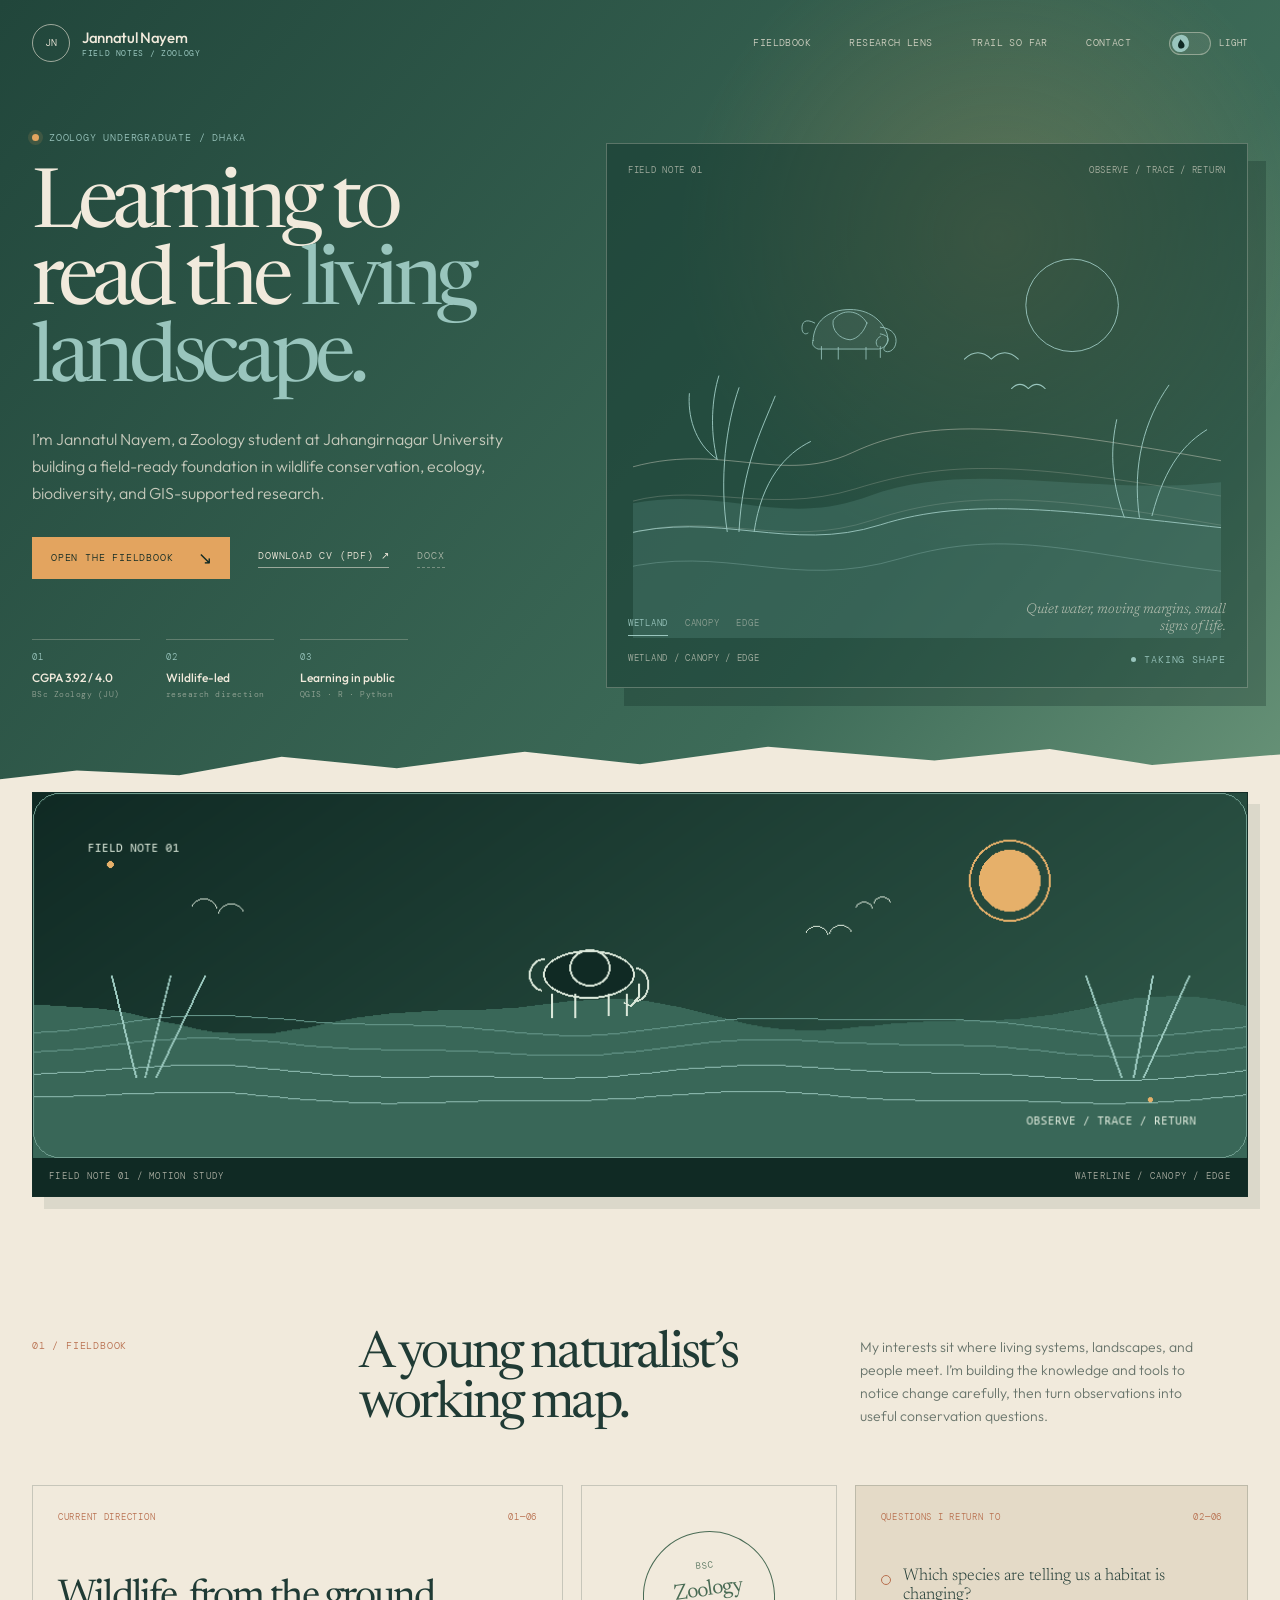
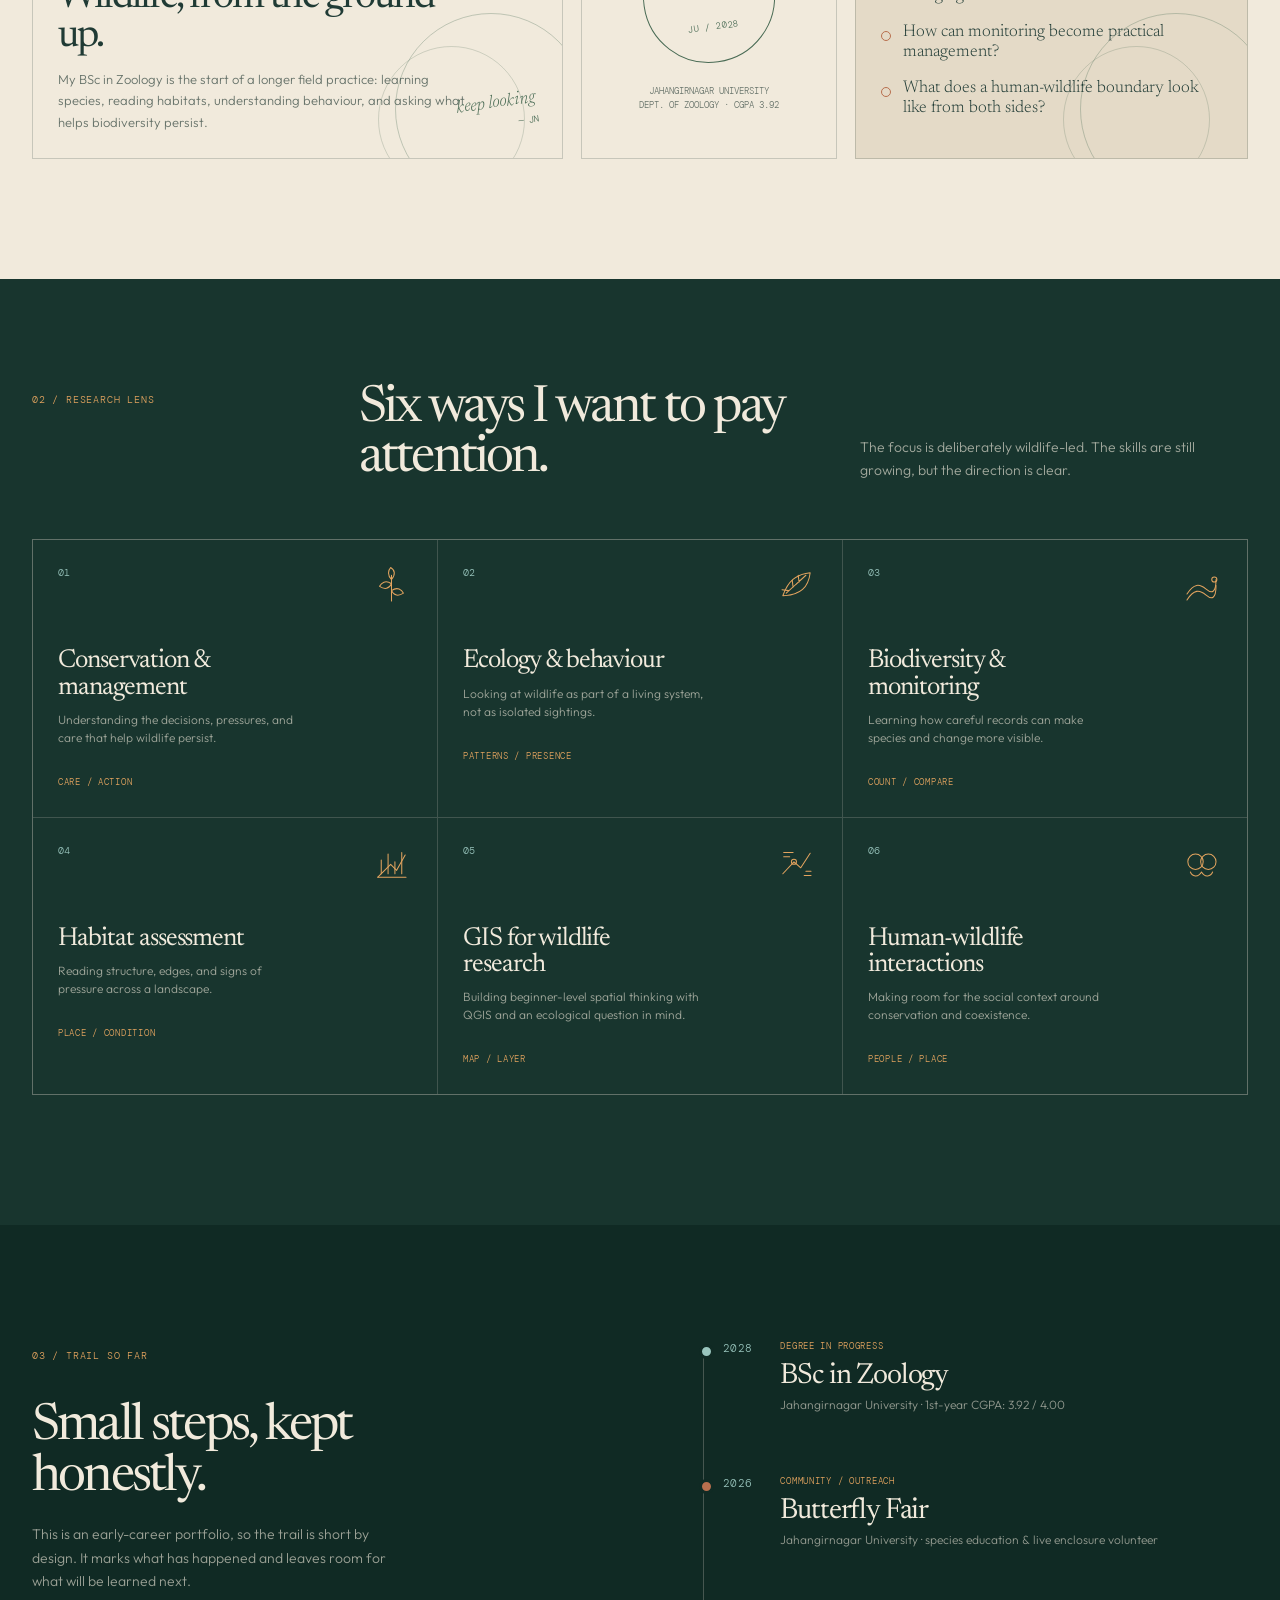
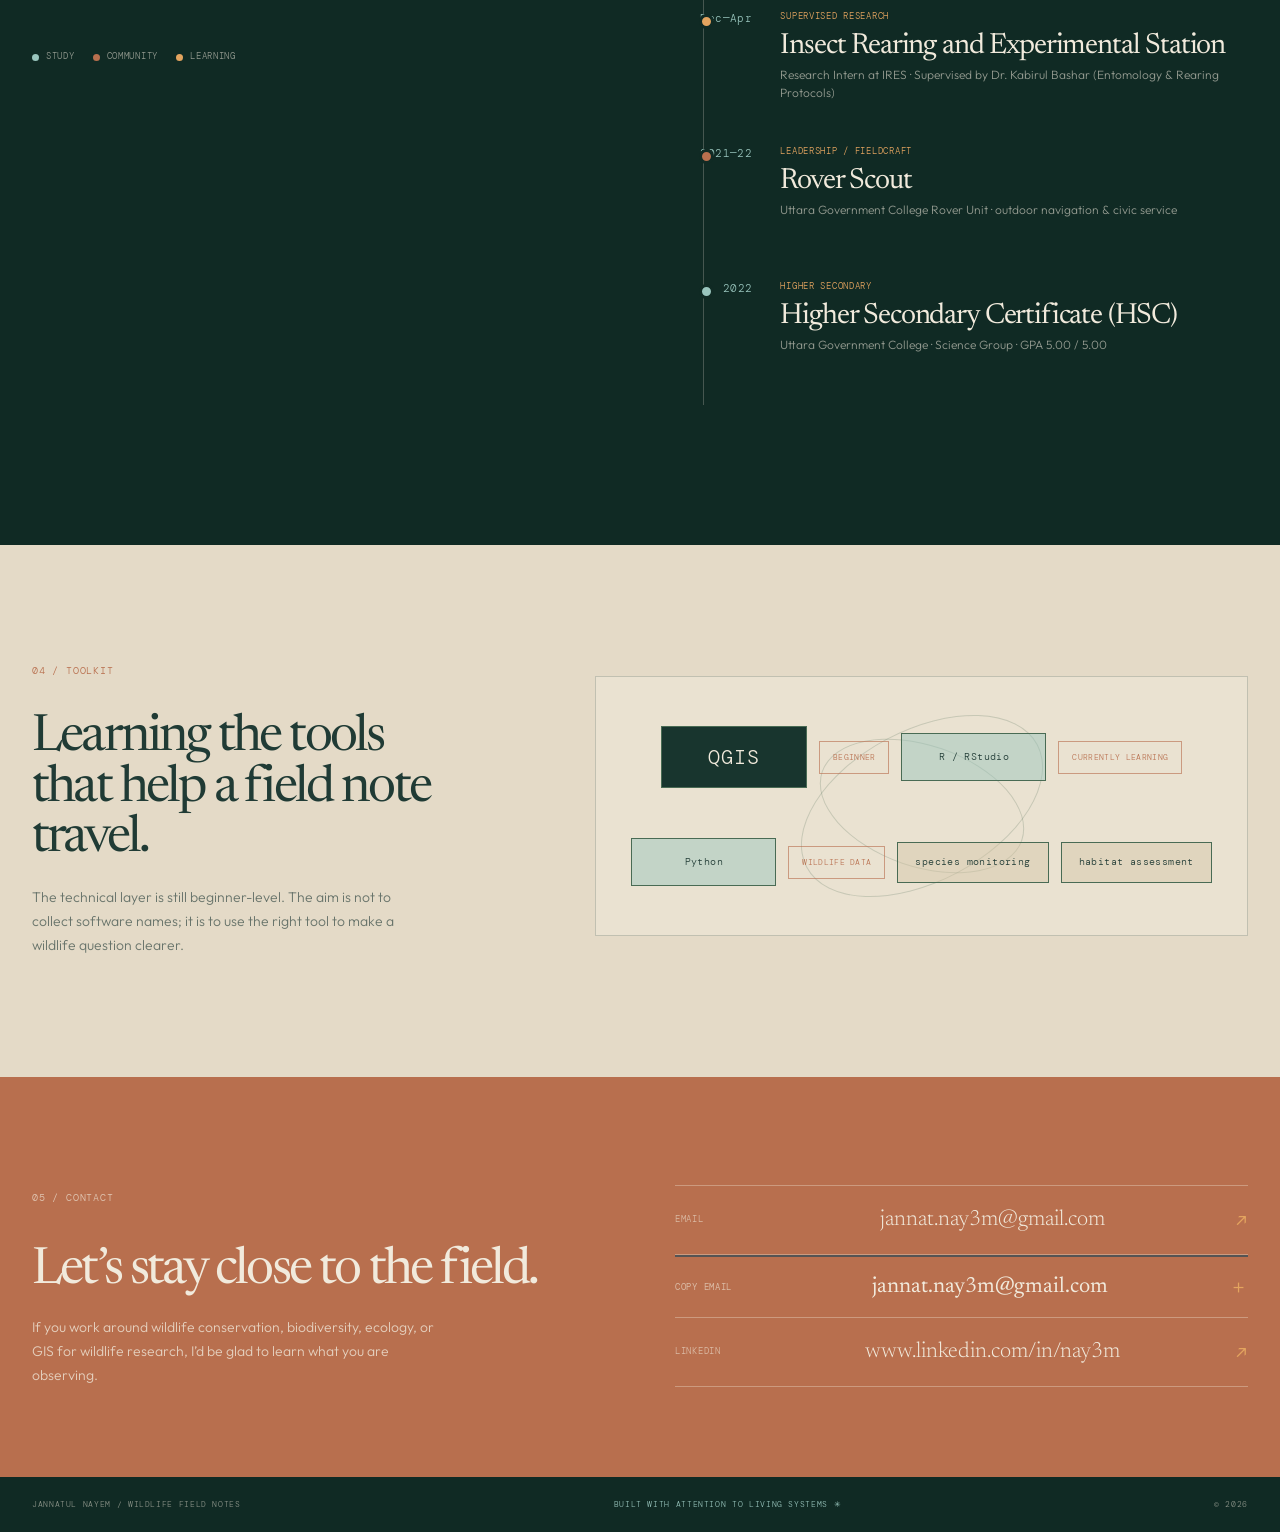
<file: index.html>
<!doctype html>
<html lang="en" data-theme="light">
  <head>
    <meta charset="utf-8">
    <meta name="viewport" content="width=device-width, initial-scale=1">
    <meta name="description" content="Jannatul Nayem is a Zoology undergraduate building a field-ready foundation in wildlife conservation, biodiversity, species monitoring, habitat assessment, and GIS.">
    <meta name="theme-color" content="#18352e">
    <title>Jannatul Nayem | Wildlife field notes</title>
    <!-- Favicon & Social Meta -->
    <link rel="icon" type="image/svg+xml" href="./favicon.svg">
    <meta property="og:title" content="Jannatul Nayem | Wildlife field notes">
    <meta property="og:description" content="Zoology undergraduate at Jahangirnagar University focusing on wildlife conservation, ecology, biodiversity monitoring, and GIS.">
    <meta property="og:type" content="website">
    <meta property="og:image" content="./og-preview.svg">
    <meta property="og:image:width" content="1200">
    <meta property="og:image:height" content="630">
    <meta name="twitter:card" content="summary_large_image">
    <meta name="twitter:title" content="Jannatul Nayem | Wildlife field notes">
    <meta name="twitter:description" content="Zoology undergraduate at Jahangirnagar University focusing on wildlife conservation, ecology, biodiversity monitoring, and GIS.">
    <meta name="twitter:image" content="./og-preview.svg">
    <script>
      try {
        const savedTheme = localStorage.getItem("jn-theme");
        if (savedTheme === "dark" || savedTheme === "light") {
          document.documentElement.dataset.theme = savedTheme;
        }
      } catch (error) {}
    </script>
    <link rel="preconnect" href="https://fonts.googleapis.com">
    <link rel="preconnect" href="https://fonts.gstatic.com" crossorigin>
    <link href="https://fonts.googleapis.com/css2?family=DM+Mono:wght@400;500&family=Newsreader:opsz,wght@6..72,300;6..72,400;6..72,500;6..72,600&family=Outfit:wght@300;400;500;600&display=swap" rel="stylesheet">
    <link rel="stylesheet" href="./styles.css">
  </head>
  <body>
    <a class="skip-link" href="#fieldbook">Skip to content</a>
    <div class="theme-drop-overlay" data-theme-drop aria-hidden="true">
      <span class="theme-ripple-cover" aria-hidden="true"></span>
      <div class="theme-water" aria-hidden="true"></div>
      <svg class="theme-water-flow" viewBox="0 0 1200 160" preserveAspectRatio="none" aria-hidden="true">
        <path class="flow-line flow-line-one" d="M0 76 C170 48 300 105 470 76 S790 47 1200 77"></path>
        <path class="flow-line flow-line-two" d="M0 99 C180 72 325 127 520 96 S850 76 1200 103"></path>
        <path class="flow-line flow-line-three" d="M0 124 C160 103 310 145 500 119 S870 104 1200 130"></path>
      </svg>
      <span class="theme-water-ripple" aria-hidden="true"></span>
      <div class="theme-birds" aria-hidden="true">
        <span class="theme-bird bird-one"></span>
        <span class="theme-bird bird-two"></span>
        <span class="theme-bird bird-three"></span>
      </div>
      <svg class="theme-drop" viewBox="0 0 40 56" aria-hidden="true">
        <path d="M20 1C20 1 5 21.5 5 36a15 15 0 0 0 30 0C35 21.5 20 1 20 1Z"></path>
        <ellipse cx="13.5" cy="35" rx="3.5" ry="5.5"></ellipse>
      </svg>
      <span class="theme-drop-bead" aria-hidden="true"></span>
    </div>
    <div class="topographic-texture" aria-hidden="true"></div>
    <header class="site-header" id="top">
      <div class="reading-progress" aria-hidden="true"></div>
      <div class="nav-wrap">
        <a class="wordmark" href="#top" aria-label="Jannatul Nayem home">
          <span class="wordmark-mark">JN</span>
          <span class="wordmark-copy">Jannatul Nayem<small>field notes / zoology</small></span>
        </a>
        <div class="nav-actions">
          <button class="menu-toggle" type="button" aria-expanded="false" aria-controls="site-nav">Menu<span class="menu-line"></span></button>
          <nav class="site-nav" id="site-nav" aria-label="Primary navigation">
            <a href="#fieldbook">Fieldbook</a>
            <a href="#research">Research lens</a>
            <a href="#journey">Trail so far</a>
            <a href="#contact">Contact</a>
          </nav>
          <button class="theme-toggle" type="button" data-theme-toggle aria-pressed="false" aria-label="Switch to dark mode" title="Switch to dark mode">
            <span class="theme-toggle-track" aria-hidden="true"><span class="theme-toggle-drop"><svg viewBox="0 0 24 24"><path d="M12 2.5C10.2 5.8 5.5 10.4 5.5 14.8a6.5 6.5 0 0 0 13 0C18.5 10.4 13.8 5.8 12 2.5Z"></path></svg></span></span>
            <span class="theme-toggle-label">light</span>
          </button>
        </div>
      </div>
    </header>

    <main>
      <section class="hero section-shell" aria-labelledby="hero-title">
        <div class="hero-copy">
          <p class="eyebrow"><span class="eyebrow-dot"></span> Zoology undergraduate / Dhaka</p>
          <h1 id="hero-title">Learning to read the <em>living landscape.</em></h1>
          <p class="hero-intro">I’m Jannatul Nayem, a Zoology student at Jahangirnagar University building a field-ready foundation in wildlife conservation, ecology, biodiversity, and GIS-supported research.</p>
          <div class="hero-actions">
            <a class="button button-primary" href="#fieldbook">Open the fieldbook <span aria-hidden="true">↘</span></a>
            <a class="text-link" href="./Jannatul-Nayem-CV.pdf" target="_blank" rel="noopener">Download CV (PDF) <span aria-hidden="true">↗</span></a>
            <a class="text-link text-link-subtle" href="./Jannatul-Nayem-CV.docx">DOCX</a>
          </div>
          <div class="hero-facts" aria-label="Quick facts">
            <div><span>01</span><strong>CGPA 3.92 / 4.0</strong><small>BSc Zoology (JU)</small></div>
            <div><span>02</span><strong>Wildlife-led</strong><small>research direction</small></div>
            <div><span>03</span><strong>Learning in public</strong><small>QGIS · R · Python</small></div>
          </div>
        </div>

        <div class="hero-art-wrap">
          <div class="hero-art" data-habitat="wetland">
            <div class="art-topline"><span>FIELD NOTE 01</span><span>OBSERVE / TRACE / RETURN</span></div>
            <svg class="habitat-drawing" viewBox="0 0 700 520" role="img" aria-labelledby="habitat-title habitat-desc">
              <title id="habitat-title">An abstract field sketch of a wetland edge</title>
              <desc id="habitat-desc">Layered contour lines, reeds, a rising sun, and birds over a quiet waterline.</desc>
              <circle class="sun" cx="522" cy="124" r="55"></circle>
              <path class="contour contour-one" d="M-35 328 C92 275 169 342 261 299 S452 263 739 316"></path>
              <path class="contour contour-two" d="M-20 363 C72 328 155 376 265 342 S455 308 724 355"></path>
              <path class="contour contour-three" d="M-16 399 C96 363 173 417 286 379 S506 351 725 390"></path>
              <path class="water" d="M-25 365 C101 331 170 392 280 351 C409 303 555 357 725 331 L725 544 L-25 544 Z"></path>
              <path class="water-line" d="M-14 397 C101 367 187 419 294 385 S514 368 723 391"></path>
              <path class="water-line faint" d="M-18 438 C112 406 187 464 318 425 S532 422 716 442"></path>
              <g class="reeds">
                <path d="M112 393 C102 330 111 265 126 222"></path>
                <path d="M126 393 C130 316 152 274 169 232"></path>
                <path d="M144 393 C153 331 182 300 211 286"></path>
                <path d="M100 307 C72 287 65 254 67 229"></path>
                <path d="M100 307 C91 272 94 234 102 208"></path>
                <path d="M602 376 C593 314 608 260 637 219"></path>
                <path d="M617 374 C633 312 658 287 682 272"></path>
                <path d="M584 376 C567 329 568 292 575 260"></path>
              </g>
              <g class="birds">
                <path d="M394 188 q16 -15 32 0 q16 -15 32 0"></path>
                <path d="M450 223 q10 -10 20 0 q10 -10 20 0"></path>
              </g>
              <g class="elephant-mark" aria-hidden="true">
                <path class="elephant-body" d="M214 166 C215 143 232 129 258 129 C280 129 296 141 302 158 C305 168 300 175 292 176 L220 176 C215 174 212 171 214 166 Z"></path>
                <path d="M278 145 C269 129 248 127 238 142 C236 153 245 164 258 165 C267 164 275 155 278 145 Z"></path>
                <path d="M294 150 C309 151 315 161 312 171 C310 178 303 181 299 178 C296 175 302 171 303 167 C305 162 300 159 294 158"></path>
                <path d="M294 161 C288 164 288 170 291 173"></path>
                <path d="M216 145 C205 139 200 144 201 153 C202 158 205 159 208 157"></path>
                <path d="M224 173 V188 M244 174 V188 M277 174 V188 M294 173 V186"></path>
              </g>
            </svg>
            <div class="art-bottomline"><span>WETLAND / CANOPY / EDGE</span><span class="art-status"><i></i> taking shape</span></div>
            <div class="habitat-switcher" role="tablist" aria-label="Habitat palette">
              <button class="habitat-tab is-active" type="button" role="tab" aria-selected="true" data-habitat="wetland">wetland</button>
              <button class="habitat-tab" type="button" role="tab" aria-selected="false" data-habitat="canopy">canopy</button>
              <button class="habitat-tab" type="button" role="tab" aria-selected="false" data-habitat="edge">edge</button>
            </div>
            <p class="art-note" id="habitat-note">Quiet water, moving margins, small signs of life.</p>
          </div>
        </div>
      </section>

      <section class="motion-note" aria-label="Animated wildlife field note">
        <div class="section-shell">
          <figure class="motion-note-card" data-reveal>
            <img src="./assets/wildlife-field-notes.gif" alt="Animated field note showing a wetland, reeds, birds, and an elephant silhouette" loading="lazy">
            <figcaption>
              <span>FIELD NOTE 01 / MOTION STUDY</span>
              <span>waterline / canopy / edge</span>
            </figcaption>
          </figure>
        </div>
      </section>

      <section class="paper-section" id="fieldbook" aria-labelledby="fieldbook-title">
        <div class="section-shell">
          <div class="section-heading" data-reveal>
            <p class="section-number">01 / fieldbook</p>
            <h2 id="fieldbook-title">A young naturalist’s working map.</h2>
            <p>My interests sit where living systems, landscapes, and people meet. I’m building the knowledge and tools to notice change carefully, then turn observations into useful conservation questions.</p>
          </div>
          <div class="fieldbook-grid">
            <article class="note-card note-card-large" data-reveal>
              <div class="note-card-meta"><span>current direction</span><span>01—06</span></div>
              <h3>Wildlife, from the ground up.</h3>
              <p>My BSc in Zoology is the start of a longer field practice: learning species, reading habitats, understanding behaviour, and asking what helps biodiversity persist.</p>
              <div class="handwritten-mark">keep looking<br><span>— JN</span></div>
            </article>
            <article class="note-card note-card-stamp" data-reveal>
              <div class="stamp-ring">BSc<br><strong>Zoology</strong><br>JU / 2028</div>
              <p>Jahangirnagar University<br>Dept. of Zoology · CGPA 3.92</p>
            </article>
            <article class="note-card note-card-list" data-reveal>
              <div class="note-card-meta"><span>questions I return to</span><span>02—06</span></div>
              <ul>
                <li>Which species are telling us a habitat is changing?</li>
                <li>How can monitoring become practical management?</li>
                <li>What does a human-wildlife boundary look like from both sides?</li>
              </ul>
            </article>
          </div>
        </div>
      </section>

      <section class="research-section" id="research" aria-labelledby="research-title">
        <div class="section-shell">
          <div class="section-heading section-heading-dark" data-reveal>
            <p class="section-number">02 / research lens</p>
            <h2 id="research-title">Six ways I want to pay attention.</h2>
            <p>The focus is deliberately wildlife-led. The skills are still growing, but the direction is clear.</p>
          </div>
          <div class="research-grid">
            <article class="research-card" data-reveal>
              <div class="card-top"><span>01</span><svg viewBox="0 0 48 48" aria-hidden="true"><path d="M24 42V12M24 22c-7-5-12-1-14 3 6 4 11 3 14-3Zm0 8c7-5 12-1 14 3-6 4-11 3-14-3Z"></path><path d="M24 17c-5-5-4-11-1-14 5 3 6 8 1 14Z"></path></svg></div>
              <h3>Conservation &amp; management</h3>
              <p>Understanding the decisions, pressures, and care that help wildlife persist.</p>
              <span class="card-tag">care / action</span>
            </article>
            <article class="research-card" data-reveal>
              <div class="card-top"><span>02</span><svg viewBox="0 0 48 48" aria-hidden="true"><path d="M8 36c6-17 15-25 32-27-2 17-11 26-32 27Z"></path><path d="M12 33 35 12M20 26l-1-8M27 20l-1-8M15 30l-8-1"></path></svg></div>
              <h3>Ecology &amp; behaviour</h3>
              <p>Looking at wildlife as part of a living system, not as isolated sightings.</p>
              <span class="card-tag">patterns / presence</span>
            </article>
            <article class="research-card" data-reveal>
              <div class="card-top"><span>03</span><svg viewBox="0 0 48 48" aria-hidden="true"><path d="M7 34c8-13 15-12 22-6s12 5 12-11"></path><path d="M7 41c8-13 15-12 22-6s12 5 12-11"></path><circle cx="39" cy="17" r="3"></circle></svg></div>
              <h3>Biodiversity &amp; monitoring</h3>
              <p>Learning how careful records can make species and change more visible.</p>
              <span class="card-tag">count / compare</span>
            </article>
            <article class="research-card" data-reveal>
              <div class="card-top"><span>04</span><svg viewBox="0 0 48 48" aria-hidden="true"><path d="M8 40 23 25l7 7 10-18"></path><path d="M8 40h33M12 36V20M20 36V13M28 36V22M36 36V11"></path></svg></div>
              <h3>Habitat assessment</h3>
              <p>Reading structure, edges, and signs of pressure across a landscape.</p>
              <span class="card-tag">place / condition</span>
            </article>
            <article class="research-card" data-reveal>
              <div class="card-top"><span>05</span><svg viewBox="0 0 48 48" aria-hidden="true"><path d="M8 36 21 22l8 7 11-17"></path><path d="M9 11h11M9 16h7M33 38h8M35 33h6"></path><circle cx="21" cy="22" r="3"></circle></svg></div>
              <h3>GIS for wildlife research</h3>
              <p>Building beginner-level spatial thinking with QGIS and an ecological question in mind.</p>
              <span class="card-tag">map / layer</span>
            </article>
            <article class="research-card" data-reveal>
              <div class="card-top"><span>06</span><svg viewBox="0 0 48 48" aria-hidden="true"><circle cx="17" cy="22" r="9"></circle><circle cx="32" cy="22" r="9"></circle><path d="M11 34c2 5 9 7 13 0 4 7 11 5 13 0"></path></svg></div>
              <h3>Human-wildlife interactions</h3>
              <p>Making room for the social context around conservation and coexistence.</p>
              <span class="card-tag">people / place</span>
            </article>
          </div>
        </div>
      </section>

      <section class="trail-section" id="journey" aria-labelledby="journey-title">
        <div class="section-shell trail-layout">
          <div class="trail-intro" data-reveal>
            <p class="section-number">03 / trail so far</p>
            <h2 id="journey-title">Small steps, kept honestly.</h2>
            <p>This is an early-career portfolio, so the trail is short by design. It marks what has happened and leaves room for what will be learned next.</p>
            <div class="trail-legend"><span><i class="legend-dot legend-dot-study"></i> study</span><span><i class="legend-dot legend-dot-community"></i> community</span><span><i class="legend-dot legend-dot-learning"></i> learning</span></div>
          </div>
          <div class="timeline">
            <article class="timeline-item timeline-study" data-reveal><span class="timeline-year">2028</span><div><p class="timeline-label">degree in progress</p><h3>BSc in Zoology</h3><p>Jahangirnagar University · 1st-year CGPA: 3.92 / 4.00</p></div></article>
            <article class="timeline-item timeline-community" data-reveal><span class="timeline-year">2026</span><div><p class="timeline-label">community / outreach</p><h3>Butterfly Fair</h3><p>Jahangirnagar University · species education &amp; live enclosure volunteer</p></div></article>
            <article class="timeline-item timeline-learning" data-reveal><span class="timeline-year">Dec—Apr</span><div><p class="timeline-label">supervised research</p><h3>Insect Rearing and Experimental Station</h3><p>Research Intern at IRES · Supervised by Dr. Kabirul Bashar (Entomology &amp; Rearing Protocols)</p></div></article>
            <article class="timeline-item timeline-community" data-reveal><span class="timeline-year">2021—22</span><div><p class="timeline-label">leadership / fieldcraft</p><h3>Rover Scout</h3><p>Uttara Government College Rover Unit · outdoor navigation &amp; civic service</p></div></article>
            <article class="timeline-item timeline-study" data-reveal><span class="timeline-year">2022</span><div><p class="timeline-label">higher secondary</p><h3>Higher Secondary Certificate (HSC)</h3><p>Uttara Government College · Science Group · GPA 5.00 / 5.00</p></div></article>
          </div>
        </div>
      </section>

      <section class="toolkit-section" aria-labelledby="toolkit-title">
        <div class="section-shell toolkit-grid">
          <div data-reveal>
            <p class="section-number">04 / toolkit</p>
            <h2 id="toolkit-title">Learning the tools that help a field note travel.</h2>
            <p class="toolkit-copy">The technical layer is still beginner-level. The aim is not to collect software names; it is to use the right tool to make a wildlife question clearer.</p>
          </div>
          <div class="toolkit-cloud" data-reveal aria-label="Tools and learning areas">
            <span class="tool-chip chip-large">QGIS</span>
            <span class="tool-chip chip-small">beginner</span>
            <span class="tool-chip chip-medium">R / RStudio</span>
            <span class="tool-chip chip-small">currently learning</span>
            <span class="tool-chip chip-medium">Python</span>
            <span class="tool-chip chip-small">wildlife data</span>
            <span class="tool-chip chip-wide">species monitoring</span>
            <span class="tool-chip chip-wide">habitat assessment</span>
          </div>
        </div>
      </section>

      <section class="contact-section" id="contact" aria-labelledby="contact-title">
        <div class="section-shell contact-inner" data-reveal>
          <div>
            <p class="section-number">05 / contact</p>
            <h2 id="contact-title">Let’s stay close to the field.</h2>
            <p>If you work around wildlife conservation, biodiversity, ecology, or GIS for wildlife research, I’d be glad to learn what you are observing.</p>
          </div>
          <div class="contact-links">
            <a class="contact-link" href="mailto:jannat.nay3m@gmail.com"><span>email</span>jannat.nay3m@gmail.com <b aria-hidden="true">↗</b></a>
            <button class="contact-link contact-link-button" type="button" data-copy-email><span>copy email</span>jannat.nay3m@gmail.com <b aria-hidden="true">＋</b></button>
            <a class="contact-link" href="https://www.linkedin.com/in/nay3m" target="_blank" rel="noreferrer"><span>LinkedIn</span>www.linkedin.com/in/nay3m <b aria-hidden="true">↗</b></a>
          </div>
          <p class="contact-status" aria-live="polite" data-contact-status></p>
        </div>
      </section>
    </main>

    <footer class="site-footer">
      <div class="section-shell footer-inner">
        <span>Jannatul Nayem / wildlife field notes</span>
        <span>Built with attention to living systems <span aria-hidden="true">✳</span></span>
        <span>© <span data-year>2026</span></span>
      </div>
    </footer>
    <script src="./script.js"></script>
  </body>
</html>
</file>
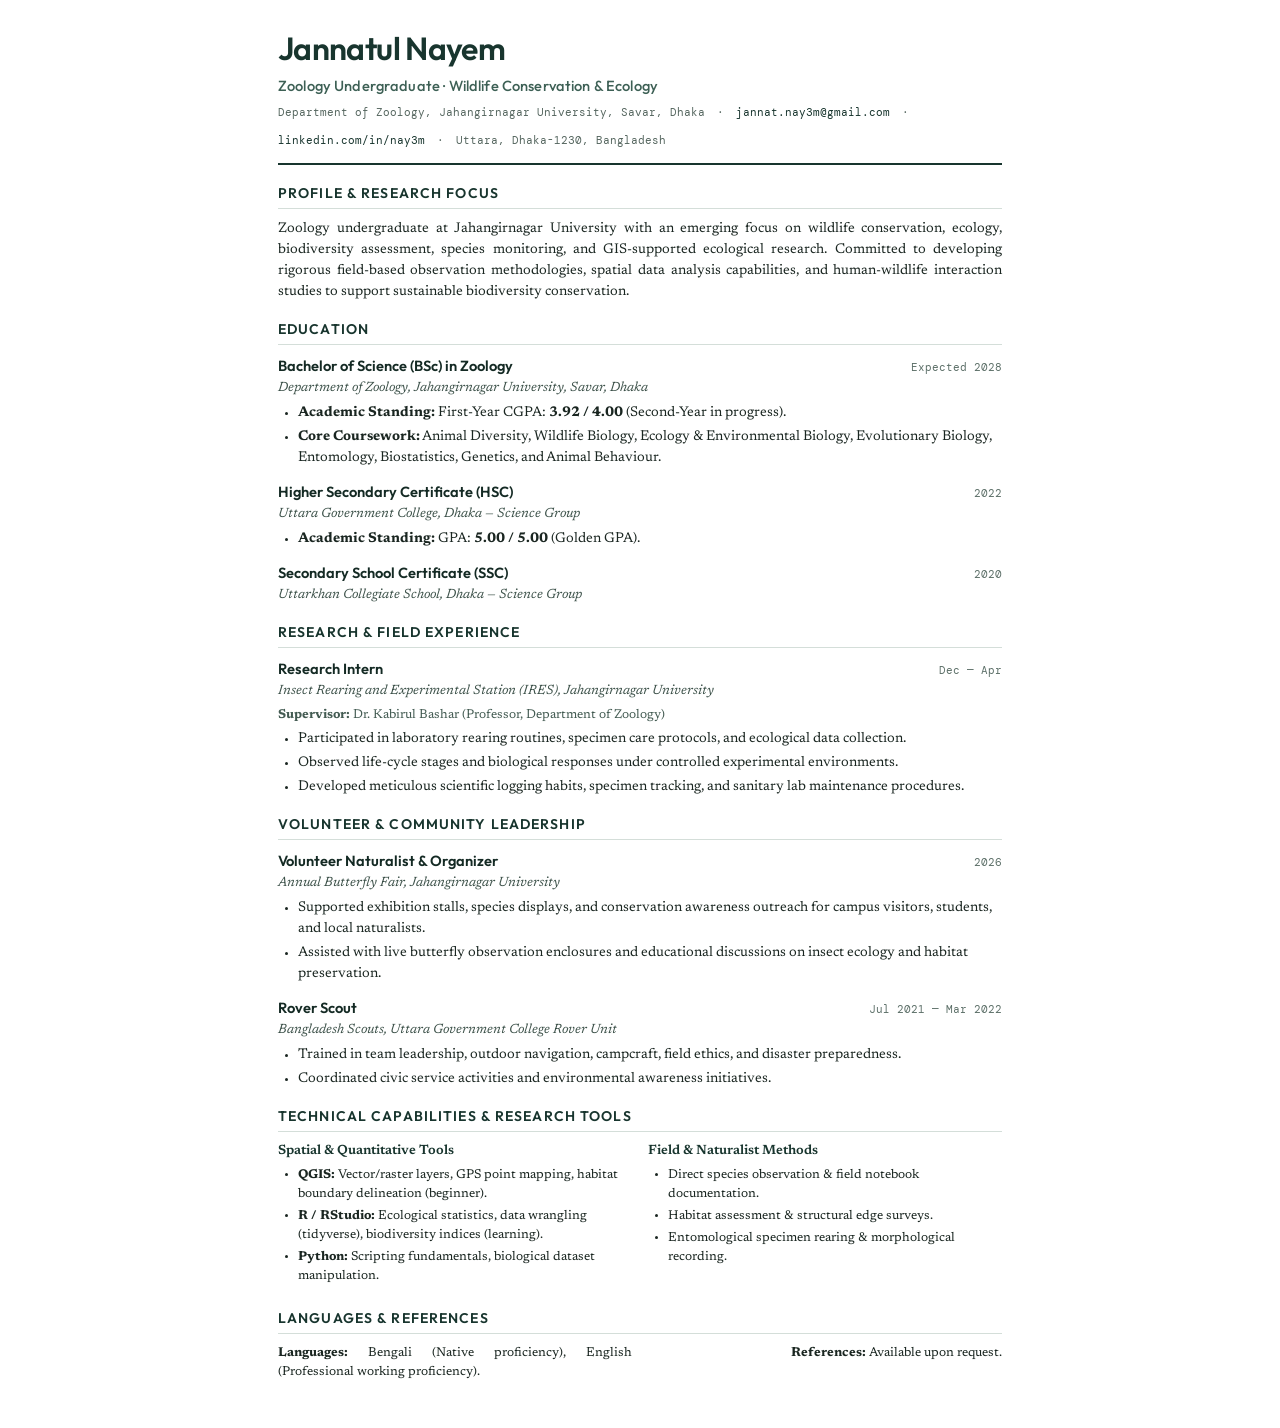
<file: cv.html>
<!doctype html>
<html lang="en">
<head>
  <meta charset="utf-8">
  <title>Jannatul Nayem — Curriculum Vitae</title>
  <meta name="viewport" content="width=device-width, initial-scale=1">
  <link rel="preconnect" href="https://fonts.googleapis.com">
  <link rel="preconnect" href="https://fonts.gstatic.com" crossorigin>
  <link href="https://fonts.googleapis.com/css2?family=DM+Mono:wght@400;500&family=Newsreader:ital,opsz,wght@0,6..72,400;0,6..72,600;1,6..72,400&family=Outfit:wght@400;500;600&display=swap" rel="stylesheet">
  <style>
    @page {
      size: A4;
      margin: 18mm 18mm 18mm 18mm;
    }
    * {
      box-sizing: border-box;
      margin: 0;
      padding: 0;
    }
    body {
      font-family: "Newsreader", Georgia, serif;
      font-size: 10.5pt;
      line-height: 1.5;
      color: #1a2621;
      background: #ffffff;
      padding: 0;
      -webkit-font-smoothing: antialiased;
    }
    .cv-container {
      max-width: 780px;
      margin: 0 auto;
      padding: 24px 28px;
    }
    header {
      border-bottom: 2px solid #18352e;
      padding-bottom: 14px;
      margin-bottom: 18px;
    }
    h1 {
      font-family: "Outfit", sans-serif;
      font-size: 24pt;
      font-weight: 600;
      letter-spacing: -0.02em;
      color: #18352e;
      margin-bottom: 3px;
    }
    .tagline {
      font-family: "Outfit", sans-serif;
      font-size: 11pt;
      font-weight: 500;
      color: #3d6055;
      margin-bottom: 8px;
      letter-spacing: 0.01em;
    }
    .contact-bar {
      font-family: "DM Mono", monospace;
      font-size: 8.5pt;
      color: #55665f;
      display: flex;
      flex-wrap: wrap;
      gap: 12px;
      line-height: 1.4;
    }
    .contact-bar span {
      display: inline-flex;
      align-items: center;
    }
    .contact-bar a {
      color: #18352e;
      text-decoration: none;
    }
    section {
      margin-bottom: 16px;
    }
    h2 {
      font-family: "Outfit", sans-serif;
      font-size: 10.5pt;
      font-weight: 600;
      text-transform: uppercase;
      letter-spacing: 0.08em;
      color: #18352e;
      border-bottom: 1px solid #d4ded9;
      padding-bottom: 4px;
      margin-bottom: 10px;
    }
    p {
      margin-bottom: 6px;
      text-align: justify;
    }
    .entry {
      margin-bottom: 12px;
      page-break-inside: avoid;
    }
    .entry-header {
      display: flex;
      justify-content: space-between;
      align-items: baseline;
      margin-bottom: 2px;
    }
    .entry-title {
      font-family: "Outfit", sans-serif;
      font-size: 11pt;
      font-weight: 600;
      color: #142a24;
    }
    .entry-meta {
      font-family: "DM Mono", monospace;
      font-size: 8.5pt;
      color: #5d7069;
    }
    .entry-subtitle {
      font-style: italic;
      color: #3b5048;
      font-size: 10pt;
      margin-bottom: 4px;
    }
    ul {
      list-style-type: disc;
      padding-left: 20px;
      margin-top: 4px;
      margin-bottom: 6px;
    }
    li {
      margin-bottom: 3px;
    }
    .pill-list {
      display: flex;
      flex-wrap: wrap;
      gap: 6px 12px;
      font-family: "DM Mono", monospace;
      font-size: 8.5pt;
      color: #2b453d;
      margin-top: 4px;
    }
    .pill-item {
      background: #f1f6f3;
      padding: 2px 8px;
      border-radius: 4px;
      border: 1px solid #d5e0da;
    }
    .grid-2col {
      display: grid;
      grid-template-columns: 1fr 1fr;
      gap: 16px;
    }
    @media print {
      body {
        padding: 0;
      }
      .cv-container {
        padding: 0;
      }
    }
  </style>
</head>
<body>
  <div class="cv-container">
    <header>
      <h1>Jannatul Nayem</h1>
      <div class="tagline">Zoology Undergraduate · Wildlife Conservation &amp; Ecology</div>
      <div class="contact-bar">
        <span>Department of Zoology, Jahangirnagar University, Savar, Dhaka</span>
        <span>·</span>
        <span><a href="mailto:jannat.nay3m@gmail.com">jannat.nay3m@gmail.com</a></span>
        <span>·</span>
        <span><a href="https://www.linkedin.com/in/nay3m">linkedin.com/in/nay3m</a></span>
        <span>·</span>
        <span>Uttara, Dhaka-1230, Bangladesh</span>
      </div>
    </header>

    <section>
      <h2>Profile &amp; Research Focus</h2>
      <p>
        Zoology undergraduate at Jahangirnagar University with an emerging focus on wildlife conservation, ecology, biodiversity assessment, species monitoring, and GIS-supported ecological research. Committed to developing rigorous field-based observation methodologies, spatial data analysis capabilities, and human-wildlife interaction studies to support sustainable biodiversity conservation.
      </p>
    </section>

    <section>
      <h2>Education</h2>
      <div class="entry">
        <div class="entry-header">
          <span class="entry-title">Bachelor of Science (BSc) in Zoology</span>
          <span class="entry-meta">Expected 2028</span>
        </div>
        <div class="entry-subtitle">Department of Zoology, Jahangirnagar University, Savar, Dhaka</div>
        <ul>
          <li><strong>Academic Standing:</strong> First-Year CGPA: <strong>3.92 / 4.00</strong> (Second-Year in progress).</li>
          <li><strong>Core Coursework:</strong> Animal Diversity, Wildlife Biology, Ecology &amp; Environmental Biology, Evolutionary Biology, Entomology, Biostatistics, Genetics, and Animal Behaviour.</li>
        </ul>
      </div>

      <div class="entry">
        <div class="entry-header">
          <span class="entry-title">Higher Secondary Certificate (HSC)</span>
          <span class="entry-meta">2022</span>
        </div>
        <div class="entry-subtitle">Uttara Government College, Dhaka — Science Group</div>
        <ul>
          <li><strong>Academic Standing:</strong> GPA: <strong>5.00 / 5.00</strong> (Golden GPA).</li>
        </ul>
      </div>

      <div class="entry">
        <div class="entry-header">
          <span class="entry-title">Secondary School Certificate (SSC)</span>
          <span class="entry-meta">2020</span>
        </div>
        <div class="entry-subtitle">Uttarkhan Collegiate School, Dhaka — Science Group</div>
      </div>
    </section>

    <section>
      <h2>Research &amp; Field Experience</h2>
      <div class="entry">
        <div class="entry-header">
          <span class="entry-title">Research Intern</span>
          <span class="entry-meta">Dec — Apr</span>
        </div>
        <div class="entry-subtitle">Insect Rearing and Experimental Station (IRES), Jahangirnagar University</div>
        <div style="font-size: 9.5pt; color: #435b52; margin-bottom: 4px;"><strong>Supervisor:</strong> Dr. Kabirul Bashar (Professor, Department of Zoology)</div>
        <ul>
          <li>Participated in laboratory rearing routines, specimen care protocols, and ecological data collection.</li>
          <li>Observed life-cycle stages and biological responses under controlled experimental environments.</li>
          <li>Developed meticulous scientific logging habits, specimen tracking, and sanitary lab maintenance procedures.</li>
        </ul>
      </div>
    </section>

    <section>
      <h2>Volunteer &amp; Community Leadership</h2>
      <div class="entry">
        <div class="entry-header">
          <span class="entry-title">Volunteer Naturalist &amp; Organizer</span>
          <span class="entry-meta">2026</span>
        </div>
        <div class="entry-subtitle">Annual Butterfly Fair, Jahangirnagar University</div>
        <ul>
          <li>Supported exhibition stalls, species displays, and conservation awareness outreach for campus visitors, students, and local naturalists.</li>
          <li>Assisted with live butterfly observation enclosures and educational discussions on insect ecology and habitat preservation.</li>
        </ul>
      </div>

      <div class="entry">
        <div class="entry-header">
          <span class="entry-title">Rover Scout</span>
          <span class="entry-meta">Jul 2021 — Mar 2022</span>
        </div>
        <div class="entry-subtitle">Bangladesh Scouts, Uttara Government College Rover Unit</div>
        <ul>
          <li>Trained in team leadership, outdoor navigation, campcraft, field ethics, and disaster preparedness.</li>
          <li>Coordinated civic service activities and environmental awareness initiatives.</li>
        </ul>
      </div>
    </section>

    <section>
      <h2>Technical Capabilities &amp; Research Tools</h2>
      <div class="grid-2col">
        <div>
          <div style="font-size: 10pt; font-weight: 600; color: #18352e; margin-bottom: 4px;">Spatial &amp; Quantitative Tools</div>
          <ul style="font-size: 9.5pt;">
            <li><strong>QGIS:</strong> Vector/raster layers, GPS point mapping, habitat boundary delineation (beginner).</li>
            <li><strong>R / RStudio:</strong> Ecological statistics, data wrangling (tidyverse), biodiversity indices (learning).</li>
            <li><strong>Python:</strong> Scripting fundamentals, biological dataset manipulation.</li>
          </ul>
        </div>
        <div>
          <div style="font-size: 10pt; font-weight: 600; color: #18352e; margin-bottom: 4px;">Field &amp; Naturalist Methods</div>
          <ul style="font-size: 9.5pt;">
            <li>Direct species observation &amp; field notebook documentation.</li>
            <li>Habitat assessment &amp; structural edge surveys.</li>
            <li>Entomological specimen rearing &amp; morphological recording.</li>
          </ul>
        </div>
      </div>
    </section>

    <section>
      <h2>Languages &amp; References</h2>
      <div class="grid-2col">
        <p style="font-size: 9.5pt;"><strong>Languages:</strong> Bengali (Native proficiency), English (Professional working proficiency).</p>
        <p style="font-size: 9.5pt; text-align: right;"><strong>References:</strong> Available upon request.</p>
      </div>
    </section>
  </div>
</body>
</html>
</file>
<file: styles.css>
:root {
  --ink: #203b35;
  --deep: #102a24;
  --forest: #18352e;
  --moss: #496b54;
  --water: #99c5bd;
  --water-dark: #5d928a;
  --paper: #f1eadc;
  --paper-deep: #e4dac7;
  --page: #f1eadc;
  --page-deep: #e4dac7;
  --note-surface: rgba(241, 234, 220, 0.38);
  --cloud-surface: rgba(241, 234, 220, 0.48);
  --sand: #d4c5a7;
  --clay: #b86f4e;
  --sun: #e3a45f;
  --muted: #68746b;
  --line: rgba(32, 59, 53, 0.2);
  --serif: "Newsreader", Georgia, serif;
  --sans: "Outfit", Arial, sans-serif;
  --mono: "DM Mono", "Courier New", monospace;
  --radius: 4px;
  --max: 1320px;
}

html {
  color-scheme: light;
}

html[data-theme="dark"] {
  color-scheme: dark;
  --ink: #dce8da;
  --deep: #081c17;
  --forest: #102d26;
  --moss: #86ad8c;
  --water: #a6d8d1;
  --water-dark: #6faea4;
  --paper-deep: #132e26;
  --page: #081c17;
  --page-deep: #102d26;
  --note-surface: rgba(35, 67, 58, 0.64);
  --cloud-surface: rgba(35, 67, 58, 0.62);
  --sand: #415d4a;
  --clay: #c78262;
  --sun: #f1bd72;
  --muted: #aabaaa;
  --line: rgba(220, 232, 218, 0.19);
}

* {
  box-sizing: border-box;
}

html {
  scroll-behavior: smooth;
}

body {
  margin: 0;
  color: var(--ink);
  background: var(--page);
  font-family: var(--sans);
  font-weight: 300;
  line-height: 1.55;
  overflow-x: hidden;
}

body::selection {
  color: var(--paper);
  background: var(--clay);
}

a {
  color: inherit;
  text-decoration: none;
}

button,
a {
  -webkit-tap-highlight-color: transparent;
}

button:focus-visible,
a:focus-visible {
  outline: 2px solid var(--clay);
  outline-offset: 4px;
}

.topographic-texture {
  position: fixed;
  z-index: 20;
  inset: 0;
  pointer-events: none;
  opacity: 0.18;
  background-image: radial-gradient(rgba(32, 59, 53, 0.22) 0.6px, transparent 0.6px);
  background-size: 8px 8px;
  mix-blend-mode: multiply;
}

.section-shell,
.nav-wrap {
  width: min(calc(100% - 64px), var(--max));
  margin: 0 auto;
}

.site-header {
  position: fixed;
  z-index: 100;
  top: 0;
  left: 0;
  width: 100%;
  color: var(--paper);
  transition: background-color 300ms ease, backdrop-filter 300ms ease, box-shadow 300ms ease, border-color 300ms ease;
}

.reading-progress {
  position: absolute;
  top: 0;
  left: 0;
  height: 2px;
  width: 0%;
  background: linear-gradient(90deg, var(--water), var(--sun));
  z-index: 1000;
  transition: width 60ms linear;
  pointer-events: none;
}

.site-header.is-scrolled {
  background: rgba(16, 42, 36, 0.9);
  backdrop-filter: blur(14px) saturate(1.2);
  -webkit-backdrop-filter: blur(14px) saturate(1.2);
  border-bottom: 1px solid rgba(241, 234, 220, 0.12);
  box-shadow: 0 4px 20px rgba(0, 0, 0, 0.16);
}

html[data-theme="dark"] .site-header.is-scrolled {
  background: rgba(8, 28, 23, 0.94);
  border-bottom-color: rgba(166, 216, 209, 0.12);
}

.nav-wrap {
  display: flex;
  align-items: center;
  justify-content: space-between;
  padding: 24px 0;
  transition: padding 300ms ease;
}

.site-header.is-scrolled .nav-wrap {
  padding: 13px 0;
}

.nav-actions {
  display: flex;
  align-items: center;
  gap: clamp(18px, 3vw, 42px);
}

.wordmark {
  display: inline-flex;
  align-items: center;
  gap: 12px;
  letter-spacing: -0.02em;
  transition: transform 240ms cubic-bezier(0.22, 1, 0.36, 1);
}

.wordmark:hover {
  transform: translateY(-1px);
}

.wordmark:hover .wordmark-mark {
  border-color: var(--water);
  color: var(--water);
  box-shadow: 0 0 12px rgba(153, 197, 189, 0.25);
  transform: rotate(-6deg) scale(1.05);
}

.wordmark-mark {
  display: grid;
  width: 38px;
  height: 38px;
  place-items: center;
  border: 1px solid rgba(241, 234, 220, 0.6);
  border-radius: 50%;
  color: var(--paper);
  font-family: var(--mono);
  font-size: 10px;
  transition: border-color 260ms ease, color 260ms ease, transform 300ms cubic-bezier(0.22, 1, 0.36, 1), box-shadow 300ms ease;
}

.wordmark-copy {
  font-size: 15px;
  font-weight: 500;
}

.wordmark-copy small {
  display: block;
  margin-top: -2px;
  color: var(--water);
  font-family: var(--mono);
  font-size: 8px;
  font-weight: 400;
  letter-spacing: 0.08em;
  text-transform: uppercase;
}

.site-nav {
  display: flex;
  align-items: center;
  gap: clamp(18px, 3vw, 44px);
  font-family: var(--mono);
  font-size: 10px;
  letter-spacing: 0.04em;
  text-transform: uppercase;
}

.site-nav a {
  position: relative;
  color: rgba(241, 234, 220, 0.82);
  transition: color 240ms ease;
}

.site-nav a::after {
  position: absolute;
  right: 0;
  bottom: -7px;
  left: 0;
  height: 1px;
  background: var(--sun);
  content: "";
  transform: scaleX(0);
  transform-origin: right;
  transition: transform 220ms ease;
}

.site-nav a:hover,
.site-nav a.is-active {
  color: var(--sun);
}

.site-nav a:hover::after,
.site-nav a.is-active::after {
  transform: scaleX(1);
  transform-origin: left;
}

.theme-toggle {
  display: inline-flex;
  align-items: center;
  gap: 8px;
  padding: 0;
  border: 0;
  color: rgba(241, 234, 220, 0.76);
  background: transparent;
  cursor: pointer;
  font-family: var(--mono);
  font-size: 9px;
  letter-spacing: 0.08em;
  text-transform: uppercase;
}

.theme-toggle-track {
  position: relative;
  display: inline-block;
  width: 42px;
  height: 23px;
  border: 1px solid rgba(241, 234, 220, 0.42);
  border-radius: 999px;
  background: rgba(241, 234, 220, 0.08);
  transition: background 420ms ease, border-color 420ms ease;
}

.theme-toggle-drop {
  position: absolute;
  top: 2px;
  left: 2px;
  display: grid;
  width: 17px;
  height: 17px;
  place-items: center;
  border-radius: 55% 45% 52% 48%;
  background: var(--water);
  transform: rotate(-8deg);
  transition: background 420ms ease, transform 520ms cubic-bezier(0.22, 1, 0.36, 1);
}

.theme-toggle-drop svg {
  width: 12px;
  height: 12px;
  fill: var(--deep);
}

.theme-toggle:hover {
  color: var(--paper);
}

.theme-toggle:hover .theme-toggle-track {
  border-color: var(--water);
}

.theme-toggle:focus-visible {
  outline: 2px solid var(--water);
  outline-offset: 4px;
  border-radius: 999px;
}

.theme-toggle:active .theme-toggle-drop {
  transform: scale(0.88);
}

html[data-theme="dark"] .theme-toggle:active .theme-toggle-drop {
  transform: translateX(19px) rotate(172deg) scale(0.88);
}

html[data-theme="dark"] .theme-toggle-track {
  background: rgba(166, 216, 209, 0.12);
}

html[data-theme="dark"] .theme-toggle-drop {
  background: var(--sun);
  transform: translateX(19px) rotate(172deg);
}

html[data-theme="dark"] .paper-section {
  background: var(--paper-deep);
}

html[data-theme="dark"] .toolkit-section {
  background: #0e241e;
}

html[data-theme="dark"] .note-card {
  background: rgba(35, 67, 58, 0.64);
}

html[data-theme="dark"] .toolkit-cloud {
  background: rgba(35, 67, 58, 0.62);
}

html[data-theme="dark"] .chip-medium {
  background: rgba(117, 181, 171, 0.22);
}

html[data-theme="dark"] .chip-wide {
  background: rgba(212, 197, 167, 0.12);
}

body,
.paper-section,
.research-section,
.trail-section,
.toolkit-section,
.note-card,
.toolkit-cloud,
.hero-art,
.site-footer {
  transition: background-color 420ms ease, color 420ms ease, border-color 420ms ease;
}

/* Atmospheric global palette transition during theme toggle */
html.theme-transitioning,
html.theme-transitioning *,
html.theme-transitioning *::before,
html.theme-transitioning *::after {
  transition: background-color 650ms cubic-bezier(0.16, 1, 0.3, 1),
              color 650ms cubic-bezier(0.16, 1, 0.3, 1),
              border-color 650ms cubic-bezier(0.16, 1, 0.3, 1),
              fill 650ms cubic-bezier(0.16, 1, 0.3, 1),
              stroke 650ms cubic-bezier(0.16, 1, 0.3, 1),
              box-shadow 650ms cubic-bezier(0.16, 1, 0.3, 1) !important;
}

.theme-drop-overlay {
  position: fixed;
  z-index: 99999;
  inset: 0;
  pointer-events: none;
  opacity: 0;
  visibility: hidden;
}

.theme-drop-overlay.is-active {
  opacity: 1;
  visibility: visible;
}

.theme-water {
  position: absolute;
  inset: 0;
  width: 100%;
  height: 100%;
  pointer-events: none;
}

.theme-water-flow {
  position: absolute;
  z-index: 1;
  top: calc(var(--ripple-y, 42vh) - 80px);
  left: -10%;
  width: 120%;
  height: 160px;
  overflow: visible;
  opacity: 0;
  transform: scaleX(0.18);
  transform-origin: 50% 50%;
}

.theme-water-flow.is-flowing {
  opacity: 0.92;
  animation: theme-water-flow-spread 1750ms cubic-bezier(0.12, 0.72, 0.28, 1) both;
}

.flow-line {
  fill: none;
  stroke: var(--water);
  stroke-linecap: round;
  stroke-dasharray: 90 34;
  stroke-width: 2;
  opacity: 0.8;
}

.flow-line-two {
  stroke-width: 1.5;
  opacity: 0.62;
}

.flow-line-three {
  stroke-width: 1;
  opacity: 0.44;
}

.theme-water-flow.is-flowing .flow-line {
  animation: theme-water-flow-slide 1400ms linear both;
}

.theme-water-flow.is-flowing .flow-line-two {
  animation-delay: 80ms;
}

.theme-water-flow.is-flowing .flow-line-three {
  animation-delay: 150ms;
}

.theme-water-ripple {
  position: absolute;
  z-index: 1;
  top: var(--ripple-y, 42vh);
  left: var(--ripple-x, 50vw);
  width: 92px;
  height: 28px;
  border: 2px solid var(--water);
  border-radius: 50%;
  opacity: 0;
  transform: translate(-50%, -50%) scale(0.2);
}

.theme-water-ripple::after {
  position: absolute;
  top: -12px;
  right: -28px;
  bottom: -12px;
  left: -28px;
  border: 1px solid var(--water);
  border-radius: 50%;
  content: "";
  opacity: 0.5;
}

.theme-water-ripple.is-flowing {
  animation: theme-water-ripple 1500ms cubic-bezier(0.12, 0.72, 0.28, 1) both;
}

.theme-birds {
  position: absolute;
  z-index: 4;
  inset: 0;
  pointer-events: none;
}

.theme-bird {
  position: absolute;
  display: block;
  width: 36px;
  height: 18px;
  opacity: 0;
  transform-origin: center;
  will-change: transform, opacity;
}

.theme-bird::before,
.theme-bird::after {
  position: absolute;
  top: 7px;
  width: 18px;
  height: 9px;
  border-top: 2px solid var(--water);
  border-radius: 50% 50% 0 0;
  content: "";
  filter: drop-shadow(0 2px 3px rgba(0, 0, 0, 0.2));
  will-change: transform;
}

.theme-bird::before {
  left: 0;
  transform: rotate(-18deg);
  transform-origin: right bottom;
}

.theme-bird::after {
  right: 0;
  transform: rotate(18deg);
  transform-origin: left bottom;
}

@keyframes bird-wing-left {
  0%, 100% {
    transform: rotate(-16deg);
  }
  50% {
    transform: rotate(-36deg);
  }
}

@keyframes bird-wing-right {
  0%, 100% {
    transform: rotate(16deg);
  }
  50% {
    transform: rotate(36deg);
  }
}

.theme-drop-overlay.is-active .theme-bird::before {
  animation: bird-wing-left 280ms ease-in-out infinite alternate;
}

.theme-drop-overlay.is-active .theme-bird::after {
  animation: bird-wing-right 280ms ease-in-out infinite alternate;
}

.theme-ripple-cover {
  position: absolute;
  z-index: 1;
  inset: 0;
  pointer-events: none;
  background: radial-gradient(
    ellipse at var(--ripple-x, 50vw) var(--ripple-y, 40vh),
    rgba(166, 216, 209, 0.32) 0%,
    rgba(153, 197, 189, 0.16) 42%,
    transparent 70%
  );
  clip-path: ellipse(0 0 at var(--ripple-x, 50vw) var(--ripple-y, 40vh));
  opacity: 0;
  will-change: opacity, transform, clip-path;
}

.theme-drop {
  position: absolute;
  z-index: 2;
  top: 0;
  left: 0;
  width: 40px;
  height: 56px;
  filter: drop-shadow(0 3px 8px rgba(0, 0, 0, 0.25));
  opacity: 0;
  transform: translate(-50%, 0) scale(0.25);
  transform-origin: 50% 0;
  will-change: transform, opacity;
}

.theme-drop path {
  fill: color-mix(in srgb, var(--water) 78%, transparent);
}

.theme-drop ellipse {
  fill: #fff;
  opacity: 0.35;
}

.theme-drop-bead,
.theme-splash-drop {
  position: absolute;
  pointer-events: none;
}

.theme-drop-bead {
  z-index: 3;
  top: 0;
  left: 0;
  width: 10px;
  height: 10px;
  border-radius: 50%;
  background: color-mix(in srgb, var(--water) 72%, transparent);
  box-shadow: inset 0 2px 2px rgba(255, 255, 255, 0.6), inset 0 -1px 2px rgba(0, 0, 0, 0.35), 0 1px 2px rgba(0, 0, 0, 0.25);
  opacity: 0;
}

.theme-splash-drop {
  z-index: 3;
  opacity: 0.95;
}

.theme-splash-drop i {
  display: block;
  width: 100%;
  height: 100%;
  border-radius: 50%;
  background: color-mix(in srgb, var(--water) 68%, transparent);
  box-shadow: inset 0 1px 1px rgba(255, 255, 255, 0.65), inset 0 -1px 1px rgba(0, 0, 0, 0.35), 0 1px 2px rgba(0, 0, 0, 0.3);
}

@keyframes theme-water-flow-spread {
  0% {
    opacity: 0;
    transform: scaleX(0.18) translateY(6px);
  }

  20% {
    opacity: 0.92;
  }

  100% {
    opacity: 0;
    transform: scaleX(1) translateY(0);
  }
}

@keyframes theme-water-flow-slide {
  0% {
    stroke-dashoffset: 90;
  }

  100% {
    stroke-dashoffset: -220;
  }
}

@keyframes theme-water-ripple {
  0% {
    opacity: 0;
    transform: translate(-50%, -50%) scale(0.2);
  }

  18% {
    opacity: 0.9;
  }

  100% {
    opacity: 0;
    transform: translate(-50%, -50%) scale(4.2);
  }
}

::view-transition {
  pointer-events: none;
}

.menu-toggle {
  display: none;
}

.hero {
  position: relative;
  display: grid;
  min-height: min(780px, 100vh);
  grid-template-columns: minmax(0, 0.86fr) minmax(480px, 1.14fr);
  align-items: center;
  gap: clamp(38px, 7vw, 120px);
  padding-top: 130px;
  padding-bottom: 92px;
  color: var(--paper);
}

.hero::before {
  position: absolute;
  z-index: -1;
  top: 0;
  right: calc((100vw - 100%) / -2);
  bottom: 0;
  left: calc((100vw - 100%) / -2);
  background:
    radial-gradient(circle at 78% 30%, rgba(93, 146, 138, 0.26), transparent 28%),
    linear-gradient(130deg, var(--deep), var(--forest) 70%, #2a5143);
  content: "";
}

.hero::after {
  position: absolute;
  z-index: -1;
  right: calc((100vw - 100%) / -2);
  bottom: -1px;
  left: calc((100vw - 100%) / -2);
  height: 55px;
  background: var(--page);
  clip-path: polygon(0 74%, 6% 58%, 14% 67%, 22% 33%, 31% 54%, 41% 24%, 50% 47%, 60% 15%, 73% 40%, 82% 19%, 90% 48%, 100% 29%, 100% 100%, 0 100%);
  content: "";
}

html[data-theme="light"] .hero::before {
  background:
    radial-gradient(circle at 78% 30%, rgba(227, 164, 95, 0.22), transparent 28%),
    linear-gradient(130deg, #21463b, #3d6b58 70%, #679277);
}

html[data-theme="dark"] .hero::before {
  background:
    radial-gradient(circle at 78% 30%, rgba(111, 174, 164, 0.14), transparent 28%),
    linear-gradient(130deg, #04110d, #081c17 70%, #102d26);
}

.eyebrow,
.section-number,
.note-card-meta,
.card-tag,
.timeline-label,
.art-topline,
.art-bottomline,
.trail-legend,
.contact-link span,
.site-footer,
.habitat-switcher,
.art-status {
  font-family: var(--mono);
  font-size: 10px;
  letter-spacing: 0.08em;
  text-transform: uppercase;
}

.eyebrow {
  display: flex;
  align-items: center;
  gap: 10px;
  margin: 0 0 24px;
  color: var(--water);
}

.eyebrow-dot,
.art-status i {
  display: inline-block;
  width: 7px;
  height: 7px;
  border-radius: 50%;
  background: var(--sun);
  box-shadow: 0 0 0 4px rgba(227, 164, 95, 0.14);
  animation: eyebrow-pulse 2.8s ease-in-out infinite;
}

@keyframes eyebrow-pulse {
  0%, 100% { box-shadow: 0 0 0 4px rgba(227, 164, 95, 0.14); }
  50% { box-shadow: 0 0 0 8px rgba(227, 164, 95, 0.06), 0 0 12px rgba(227, 164, 95, 0.18); }
}

h1,
h2,
h3,
p {
  margin-top: 0;
}

h1,
h2,
h3 {
  font-weight: 400;
}

h1 {
  max-width: 700px;
  margin-bottom: 25px;
  font-family: var(--serif);
  font-size: clamp(54px, 6.4vw, 98px);
  letter-spacing: -0.065em;
  line-height: 0.94;
}

h1 em {
  color: var(--water);
  font-style: normal;
}

.hero-intro {
  max-width: 510px;
  margin-bottom: 30px;
  color: rgba(241, 234, 220, 0.78);
  font-size: 16px;
  line-height: 1.7;
}

.hero-actions {
  display: flex;
  align-items: center;
  gap: 28px;
  margin-bottom: 60px;
}

.button {
  display: inline-flex;
  align-items: center;
  gap: 25px;
  padding: 13px 17px 13px 19px;
  font-family: var(--mono);
  font-size: 10px;
  letter-spacing: 0.08em;
  text-transform: uppercase;
  transition: transform 180ms ease, background 180ms ease;
}

.button:hover {
  transform: translateY(-3px);
  box-shadow: 0 6px 18px rgba(0, 0, 0, 0.15);
}

.button-primary {
  color: var(--deep);
  background: var(--sun);
}

.button-primary span {
  font-size: 17px;
  line-height: 0;
}

.text-link {
  padding-bottom: 4px;
  border-bottom: 1px solid rgba(241, 234, 220, 0.55);
  color: var(--paper);
  font-family: var(--mono);
  font-size: 10px;
  letter-spacing: 0.08em;
  text-transform: uppercase;
}

.text-link:hover {
  border-color: var(--sun);
  color: var(--sun);
}

.text-link-subtle {
  opacity: 0.65;
  border-bottom-style: dashed;
}

.text-link-subtle:hover {
  opacity: 1;
}

.skip-link {
  position: fixed;
  top: -80px;
  left: 20px;
  z-index: 100000;
  padding: 8px 16px;
  background: var(--paper);
  color: var(--ink);
  border: 1px solid var(--forest);
  border-radius: 4px;
  font-family: var(--mono);
  font-size: 11px;
  letter-spacing: 0.05em;
  text-decoration: none;
  box-shadow: 0 4px 12px rgba(0, 0, 0, 0.2);
  transition: top 0.2s ease;
}

.skip-link:focus {
  top: 16px;
  outline: 2px solid var(--water);
}

.hero-facts {
  display: flex;
  gap: 26px;
}

.hero-facts div {
  min-width: 108px;
  padding-top: 11px;
  border-top: 1px solid rgba(241, 234, 220, 0.25);
  opacity: 0;
  transform: translateY(12px);
  transition: opacity 500ms ease, transform 500ms ease;
}

.hero-facts.is-visible div {
  opacity: 1;
  transform: translateY(0);
}

.hero-facts.is-visible div:nth-child(1) { transition-delay: 0ms; }
.hero-facts.is-visible div:nth-child(2) { transition-delay: 100ms; }
.hero-facts.is-visible div:nth-child(3) { transition-delay: 200ms; }

.hero-facts span,
.hero-facts small {
  display: block;
  color: var(--water);
  font-family: var(--mono);
  font-size: 9px;
  letter-spacing: 0.06em;
  text-transform: uppercase;
}

.hero-facts strong {
  display: block;
  margin: 4px 0 1px;
  color: var(--paper);
  font-size: 12px;
  font-weight: 500;
}

.hero-facts small {
  color: rgba(241, 234, 220, 0.56);
  font-size: 8px;
  text-transform: none;
}

.hero-art-wrap {
  position: relative;
}

.hero-art {
  --art-main: var(--water);
  --art-line: rgba(241, 234, 220, 0.52);
  position: relative;
  min-height: 545px;
  overflow: hidden;
  padding: 20px 21px 22px;
  border: 1px solid rgba(241, 234, 220, 0.28);
  background: rgba(18, 53, 45, 0.48);
  box-shadow: 18px 18px 0 rgba(9, 35, 29, 0.25);
  transition: background 300ms ease;
  animation: art-settle 850ms cubic-bezier(0.22, 1, 0.36, 1) both;
}

/* Scroll-margin for fixed header anchor jumps */
section[id] {
  scroll-margin-top: 88px;
}

.hero-art[data-habitat="canopy"] {
  --art-main: #c4bc73;
  background: rgba(38, 64, 41, 0.6);
}

.hero-art[data-habitat="edge"] {
  --art-main: #e0a574;
  background: rgba(74, 59, 43, 0.56);
}

.art-topline,
.art-bottomline {
  display: flex;
  justify-content: space-between;
  color: rgba(241, 234, 220, 0.63);
  font-size: 9px;
}

.art-bottomline {
  position: absolute;
  right: 21px;
  bottom: 20px;
  left: 21px;
}

.art-status {
  display: flex;
  align-items: center;
  gap: 8px;
  color: var(--art-main);
}

.art-status i {
  width: 5px;
  height: 5px;
  box-shadow: none;
  background: var(--art-main);
}

.habitat-drawing {
  position: absolute;
  top: 57px;
  left: 4%;
  width: 92%;
  height: auto;
}

.habitat-drawing .sun {
  fill: none;
  stroke: var(--art-main);
  stroke-width: 1.1;
  transform-box: fill-box;
  transform-origin: center;
  animation: sun-pulse 7s ease-in-out infinite;
}

.contour,
.water-line,
.reeds path,
.birds path,
.leaf-mark path,
.elephant-mark path {
  fill: none;
  stroke: var(--art-line);
  stroke-linecap: round;
  stroke-linejoin: round;
}

.contour {
  stroke-width: 0.9;
}

.contour-two,
.contour-three {
  opacity: 0.5;
}

.water {
  fill: rgba(93, 146, 138, 0.28);
  stroke: none;
  transform-box: fill-box;
  transform-origin: center;
  animation: water-drift 10s ease-in-out infinite;
}

.water-line {
  stroke: var(--art-main);
  stroke-width: 1.1;
  animation: water-line-drift 8s ease-in-out infinite;
}

.water-line.faint {
  opacity: 0.35;
}

.reeds path {
  stroke: var(--art-main);
  stroke-width: 1.15;
  transform-box: fill-box;
  transform-origin: bottom center;
  animation: reed-sway 6s ease-in-out infinite;
}

.reeds path:nth-child(2n) {
  animation-delay: -1.6s;
}

.reeds path:nth-child(3n) {
  animation-delay: -3.1s;
}

.birds path {
  stroke: var(--art-main);
  stroke-width: 1.2;
  transform-box: fill-box;
  transform-origin: center;
  animation: bird-glide 12s ease-in-out infinite;
}

.birds path:nth-child(2n) {
  animation-delay: -4s;
}

.leaf-mark path:first-child {
  fill: rgba(153, 197, 189, 0.14);
  stroke: var(--art-main);
}

.leaf-mark path:last-child {
  stroke: var(--art-main);
  stroke-width: 0.9;
}

.leaf-mark {
  transform-box: fill-box;
  transform-origin: center;
  animation: leaf-breathe 8s ease-in-out infinite;
}

.elephant-mark .elephant-body {
  fill: rgba(153, 197, 189, 0.1);
}

.elephant-mark path {
  stroke: var(--art-main);
  stroke-width: 1;
}

.habitat-switcher {
  position: absolute;
  bottom: 51px;
  left: 21px;
  display: flex;
  gap: 17px;
}

.habitat-tab {
  padding: 0 0 4px;
  border: 0;
  border-bottom: 1px solid transparent;
  color: rgba(241, 234, 220, 0.46);
  background: transparent;
  cursor: pointer;
  font: inherit;
  font-size: 9px;
  letter-spacing: 0.08em;
  text-transform: uppercase;
  transition: color 200ms ease, border-color 200ms ease;
}

.habitat-tab:hover,
.habitat-tab.is-active {
  border-color: var(--art-main);
  color: var(--art-main);
}

.art-note {
  position: absolute;
  right: 21px;
  bottom: 51px;
  max-width: 230px;
  margin: 0;
  color: rgba(241, 234, 220, 0.72);
  font-family: var(--serif);
  font-size: 14px;
  font-style: italic;
  line-height: 1.2;
  text-align: right;
}

.paper-section {
  padding: 105px 0 120px;
  background: var(--page);
}

.motion-note {
  padding: 0 0 28px;
  background: var(--page);
}

.motion-note-card {
  position: relative;
  margin: 0;
  overflow: hidden;
  border: 1px solid rgba(32, 59, 53, 0.2);
  background: var(--deep);
  box-shadow: 12px 12px 0 rgba(32, 59, 53, 0.1);
}

.motion-note-card img {
  display: block;
  width: 100%;
  aspect-ratio: 10 / 3;
  object-fit: cover;
}

.motion-note-card figcaption {
  display: flex;
  justify-content: space-between;
  gap: 18px;
  padding: 12px 16px;
  color: rgba(241, 234, 220, 0.7);
  background: var(--deep);
  font-family: var(--mono);
  font-size: 9px;
  letter-spacing: 0.14em;
  text-transform: uppercase;
}

html[data-theme="dark"] .motion-note-card {
  border-color: rgba(220, 232, 218, 0.18);
  box-shadow: 12px 12px 0 rgba(0, 0, 0, 0.2);
}

.section-heading {
  display: grid;
  grid-template-columns: 0.75fr 1.2fr 1fr;
  align-items: end;
  gap: 36px;
  margin-bottom: 55px;
}

.section-number {
  align-self: start;
  margin: 8px 0 0;
  color: var(--clay);
}

.section-heading h2,
.trail-intro h2,
.toolkit-grid h2,
.contact-inner h2 {
  margin-bottom: 0;
  font-family: var(--serif);
  font-size: clamp(38px, 4vw, 62px);
  letter-spacing: -0.055em;
  line-height: 0.98;
}

.section-heading > p:last-child {
  max-width: 340px;
  margin: 0 0 2px;
  color: var(--muted);
  font-size: 14px;
  line-height: 1.65;
}

.fieldbook-grid {
  display: grid;
  grid-template-columns: 1.35fr 0.65fr 1fr;
  gap: 18px;
}

.note-card {
  position: relative;
  min-height: 256px;
  padding: 25px;
  overflow: hidden;
  border: 1px solid var(--line);
  background: var(--note-surface);
  transition: transform 280ms cubic-bezier(0.22, 1, 0.36, 1), box-shadow 280ms ease, border-color 280ms ease;
}

.note-card:hover {
  transform: translateY(-3px);
  box-shadow: 0 8px 24px rgba(0, 0, 0, 0.08);
  border-color: var(--moss);
}

.note-card::before {
  position: absolute;
  right: -25px;
  bottom: -47px;
  width: 190px;
  height: 190px;
  border: 1px solid rgba(72, 107, 84, 0.3);
  border-radius: 50%;
  content: "";
}

.note-card::after {
  position: absolute;
  right: 37px;
  bottom: -35px;
  width: 145px;
  height: 145px;
  border: 1px solid rgba(72, 107, 84, 0.22);
  border-radius: 50%;
  content: "";
}

.note-card-meta {
  display: flex;
  justify-content: space-between;
  color: var(--clay);
  font-size: 9px;
}

.note-card h3 {
  max-width: 400px;
  margin: 54px 0 12px;
  font-family: var(--serif);
  font-size: clamp(29px, 3.1vw, 45px);
  letter-spacing: -0.045em;
  line-height: 0.98;
}

.note-card p {
  max-width: 420px;
  margin-bottom: 0;
  color: var(--muted);
  font-size: 13px;
  line-height: 1.65;
}

.handwritten-mark {
  position: absolute;
  right: 25px;
  bottom: 29px;
  color: var(--moss);
  font-family: var(--serif);
  font-size: 18px;
  font-style: italic;
  line-height: 1;
  transform: rotate(-8deg);
  transition: transform 320ms cubic-bezier(0.22, 1, 0.36, 1);
}

.note-card:hover .handwritten-mark {
  transform: rotate(-4deg) translateY(-3px);
}

.handwritten-mark span {
  display: block;
  margin-top: 8px;
  font-family: var(--mono);
  font-size: 9px;
  font-style: normal;
  text-align: right;
}

.note-card-stamp {
  display: flex;
  flex-direction: column;
  align-items: center;
  justify-content: center;
  min-height: 256px;
  text-align: center;
}

.note-card-stamp::before,
.note-card-stamp::after {
  display: none;
}

.stamp-ring {
  display: grid;
  width: 132px;
  height: 132px;
  place-content: center;
  border: 1px solid var(--moss);
  border-radius: 50%;
  color: var(--moss);
  font-family: var(--mono);
  font-size: 9px;
  letter-spacing: 0.08em;
  line-height: 1.55;
  text-transform: uppercase;
  transform: rotate(-8deg);
  animation: stamp-float 6s ease-in-out infinite;
  transition: transform 300ms cubic-bezier(0.22, 1, 0.36, 1), border-color 300ms ease;
}

.note-card-stamp:hover .stamp-ring {
  border-color: var(--water);
  transform: rotate(-4deg) scale(1.04);
}

.stamp-ring strong {
  font-family: var(--serif);
  font-size: 22px;
  font-weight: 400;
  letter-spacing: -0.04em;
  text-transform: none;
}

.note-card-stamp p {
  margin-top: 22px;
  font-family: var(--mono);
  font-size: 9px;
  line-height: 1.5;
  text-transform: uppercase;
}

.note-card-list {
  background: var(--paper-deep);
}

.note-card-list ul {
  position: relative;
  z-index: 1;
  display: grid;
  gap: 17px;
  margin: 42px 0 0;
  padding: 0;
  list-style: none;
}

.note-card-list li {
  position: relative;
  padding-left: 22px;
  font-family: var(--serif);
  font-size: 17px;
  line-height: 1.15;
}

.note-card-list li::before {
  position: absolute;
  top: 0.45em;
  left: 0;
  width: 8px;
  height: 8px;
  border: 1px solid var(--clay);
  border-radius: 50%;
  content: "";
}

.research-section {
  padding: 105px 0 130px;
  color: var(--paper);
  background: var(--forest);
}

.section-heading-dark .section-number {
  color: var(--sun);
}

.section-heading-dark > p:last-child {
  color: rgba(241, 234, 220, 0.64);
}

.research-grid {
  display: grid;
  grid-template-columns: repeat(3, 1fr);
  gap: 1px;
  border: 1px solid rgba(241, 234, 220, 0.18);
  background: rgba(241, 234, 220, 0.18);
}

.research-card {
  min-height: 255px;
  padding: 25px;
  background: var(--forest);
  transition: background 220ms ease, transform 220ms ease;
}

.research-card:hover {
  z-index: 1;
  background: #23483c;
  transform: translateY(-5px);
}

.research-card:hover .card-top svg {
  transform: rotate(-8deg) scale(1.12);
}

.card-top {
  display: flex;
  align-items: flex-start;
  justify-content: space-between;
  color: var(--water);
  font-family: var(--mono);
  font-size: 10px;
}

.card-top svg {
  width: 41px;
  height: 41px;
  fill: none;
  stroke: var(--sun);
  stroke-linecap: round;
  stroke-linejoin: round;
  stroke-width: 1.2;
  transition: transform 340ms cubic-bezier(0.22, 1, 0.36, 1);
}

.research-card h3 {
  max-width: 210px;
  margin: 42px 0 10px;
  color: var(--paper);
  font-family: var(--serif);
  font-size: 26px;
  letter-spacing: -0.04em;
  line-height: 1.01;
}

.research-card p {
  max-width: 245px;
  margin-bottom: 20px;
  color: rgba(241, 234, 220, 0.62);
  font-size: 12px;
  line-height: 1.5;
}

.card-tag {
  color: var(--sun);
  font-size: 9px;
}

.trail-section {
  padding: 115px 0 130px;
  color: var(--paper);
  background: var(--deep);
}

.trail-layout {
  display: grid;
  grid-template-columns: 0.85fr 1.15fr;
  gap: clamp(60px, 10vw, 160px);
}

.trail-intro .section-number {
  color: var(--sun);
}

.trail-intro h2 {
  max-width: 380px;
  margin: 39px 0 20px;
}

.trail-intro > p:not(.section-number) {
  max-width: 355px;
  color: rgba(241, 234, 220, 0.62);
  font-size: 14px;
  line-height: 1.7;
}

.trail-legend {
  display: flex;
  flex-wrap: wrap;
  gap: 18px;
  margin-top: 56px;
  color: rgba(241, 234, 220, 0.58);
  font-size: 9px;
}

.trail-legend span {
  display: inline-flex;
  align-items: center;
  gap: 7px;
}

.legend-dot {
  display: inline-block;
  width: 7px;
  height: 7px;
  border-radius: 50%;
}

.legend-dot-study { background: var(--water); }
.legend-dot-community { background: var(--clay); }
.legend-dot-learning { background: var(--sun); }

.timeline {
  position: relative;
  display: grid;
  gap: 0;
}

.timeline::before {
  position: absolute;
  top: 10px;
  bottom: 10px;
  left: 81px;
  width: 1px;
  background: rgba(241, 234, 220, 0.24);
  content: "";
}

.timeline-item {
  position: relative;
  display: grid;
  grid-template-columns: 130px 1fr;
  gap: 28px;
  min-height: 135px;
  padding-bottom: 40px;
}

.timeline-item::before {
  position: absolute;
  z-index: 1;
  top: 4px;
  left: 77px;
  width: 9px;
  height: 9px;
  border: 3px solid var(--deep);
  border-radius: 50%;
  background: var(--water);
  content: "";
  transform: scale(0);
  transition: transform 400ms cubic-bezier(0.22, 1, 0.36, 1);
}

.timeline-item.is-visible::before {
  transform: scale(1);
}

.timeline-community::before { background: var(--clay); }
.timeline-learning::before { background: var(--sun); }

.timeline-year {
  color: var(--water);
  font-family: var(--mono);
  font-size: 11px;
  letter-spacing: 0.04em;
  text-align: right;
}

.timeline-label {
  margin-bottom: 8px;
  color: var(--sun);
  font-size: 9px;
}

.timeline-item h3 {
  margin-bottom: 5px;
  color: var(--paper);
  font-family: var(--serif);
  font-size: 29px;
  letter-spacing: -0.04em;
  line-height: 1;
}

.timeline-item p:last-child {
  margin: 0;
  color: rgba(241, 234, 220, 0.58);
  font-size: 12px;
}

.toolkit-section {
  padding: 110px 0 120px;
  background: var(--page-deep);
}

.toolkit-grid {
  display: grid;
  grid-template-columns: 0.8fr 1.2fr;
  align-items: center;
  gap: clamp(50px, 10vw, 150px);
}

.toolkit-grid h2 {
  max-width: 500px;
  margin: 35px 0 22px;
}

.toolkit-copy {
  max-width: 380px;
  margin: 0;
  color: var(--muted);
  font-size: 14px;
  line-height: 1.7;
}

.toolkit-cloud {
  position: relative;
  display: flex;
  flex-wrap: wrap;
  align-items: center;
  justify-content: center;
  gap: 12px;
  min-height: 260px;
  padding: 30px;
  border: 1px solid var(--line);
  background: var(--cloud-surface);
}

.toolkit-cloud::before,
.toolkit-cloud::after {
  position: absolute;
  border: 1px solid rgba(72, 107, 84, 0.22);
  border-radius: 50%;
  content: "";
}

.toolkit-cloud::before {
  width: 210px;
  height: 120px;
  transform: rotate(19deg);
}

.toolkit-cloud::after {
  width: 260px;
  height: 150px;
  transform: rotate(-28deg);
}

.tool-chip {
  position: relative;
  z-index: 1;
  display: inline-flex;
  align-items: center;
  justify-content: center;
  border: 1px solid var(--moss);
  color: var(--ink);
  font-family: var(--mono);
  font-size: 10px;
  letter-spacing: 0.04em;
  transition: transform 240ms cubic-bezier(0.22, 1, 0.36, 1), border-color 240ms ease, box-shadow 240ms ease;
  cursor: default;
}

.tool-chip:hover {
  transform: translateY(-2px) scale(1.04);
  border-color: var(--water);
  box-shadow: 0 4px 12px rgba(0, 0, 0, 0.08);
}

.chip-large {
  width: 146px;
  height: 62px;
  color: var(--paper);
  background: var(--forest);
  font-size: 20px;
}

.chip-medium {
  width: 145px;
  height: 48px;
  background: rgba(153, 197, 189, 0.48);
}

.chip-small {
  min-height: 33px;
  padding: 0 13px;
  border-color: rgba(184, 111, 78, 0.62);
  color: var(--clay);
  font-size: 8px;
  text-transform: uppercase;
}

.chip-wide {
  min-height: 41px;
  padding: 0 17px;
  background: rgba(212, 197, 167, 0.45);
}

.contact-section {
  padding: 105px 0 90px;
  color: var(--paper);
  background: var(--clay);
}

.contact-inner {
  position: relative;
  display: grid;
  grid-template-columns: 1fr 1fr;
  gap: 70px;
}

.contact-inner .section-number {
  color: rgba(241, 234, 220, 0.72);
}

.contact-inner h2 {
  max-width: 540px;
  margin: 40px 0 20px;
  color: var(--paper);
}

.contact-inner > div:first-child > p:last-child {
  max-width: 405px;
  margin: 0;
  color: rgba(241, 234, 220, 0.78);
  font-size: 14px;
  line-height: 1.7;
}

.contact-links {
  display: grid;
  align-content: end;
  gap: 0;
}

.contact-link {
  display: flex;
  align-items: center;
  justify-content: space-between;
  gap: 18px;
  padding: 17px 0;
  border-bottom: 1px solid rgba(241, 234, 220, 0.35);
  color: var(--paper);
  font-family: var(--serif);
  font-size: 22px;
  text-align: left;
  transition: color 220ms ease, border-color 220ms ease;
}

.contact-link:first-child {
  border-top: 1px solid rgba(241, 234, 220, 0.35);
}

.contact-link span {
  flex: 0 0 75px;
  color: rgba(241, 234, 220, 0.62);
  font-size: 9px;
}

.contact-link b {
  color: var(--sun);
  font-family: var(--sans);
  font-size: 19px;
  font-weight: 300;
  display: inline-block;
  transition: transform 260ms cubic-bezier(0.22, 1, 0.36, 1);
}

.contact-link:hover b {
  transform: translate(4px, -2px);
}

.contact-link:hover {
  color: var(--sun);
  border-bottom-color: rgba(241, 234, 220, 0.5);
}

.contact-link-button {
  width: 100%;
  border-right: 0;
  border-left: 0;
  cursor: pointer;
  background: transparent;
}

.contact-link.is-placeholder {
  color: rgba(241, 234, 220, 0.72);
}

.contact-status {
  position: absolute;
  right: 0;
  bottom: -37px;
  margin: 0;
  color: var(--sun);
  font-family: var(--mono);
  font-size: 9px;
  text-transform: uppercase;
}

.site-footer {
  padding: 21px 0;
  color: rgba(241, 234, 220, 0.56);
  background: var(--deep);
  font-size: 8px;
}

.footer-inner {
  display: flex;
  justify-content: space-between;
  gap: 20px;
}

.footer-inner span:nth-child(2) {
  color: var(--water);
}

[data-reveal] {
  opacity: 0;
  transform: translateY(18px);
  transition: opacity 650ms ease, transform 650ms ease;
}

[data-reveal].is-visible {
  opacity: 1;
  transform: translateY(0);
}

@keyframes art-settle {
  from {
    opacity: 0;
    transform: translateY(16px) scale(0.985);
  }

  to {
    opacity: 1;
    transform: translateY(0) scale(1);
  }
}

@keyframes sun-pulse {
  0%,
  100% {
    opacity: 0.72;
    transform: scale(0.96);
  }

  50% {
    opacity: 1;
    transform: scale(1.04);
  }
}

@keyframes water-drift {
  0%,
  100% {
    transform: translateX(-4px) scaleX(1);
  }

  50% {
    transform: translateX(4px) scaleX(1.015);
  }
}

@keyframes water-line-drift {
  0%,
  100% {
    opacity: 0.72;
    transform: translateX(-3px);
  }

  50% {
    opacity: 1;
    transform: translateX(3px);
  }
}

@keyframes reed-sway {
  0%,
  100% {
    transform: rotate(-1.5deg);
  }

  50% {
    transform: rotate(2deg);
  }
}

@keyframes bird-glide {
  0%,
  100% {
    opacity: 0.62;
    transform: translate(0, 0);
  }

  50% {
    opacity: 1;
    transform: translate(6px, -4px);
  }
}

@keyframes leaf-breathe {
  0%,
  100% {
    transform: rotate(-1deg) scale(0.98);
  }

  50% {
    transform: rotate(2deg) scale(1.02);
  }
}

@keyframes stamp-float {
  0%,
  100% {
    transform: translateY(0) rotate(-8deg);
  }

  50% {
    transform: translateY(-5px) rotate(-6deg);
  }
}


@media (max-width: 1000px) {
  .hero {
    grid-template-columns: 1fr;
    gap: 60px;
    padding-top: 145px;
  }

  .hero-copy {
    max-width: 700px;
  }

  .hero-art-wrap {
    max-width: 760px;
  }

  .section-heading {
    grid-template-columns: 0.6fr 1.1fr 1fr;
  }

  .fieldbook-grid {
    grid-template-columns: 1fr 1fr;
  }

  .note-card-large {
    grid-column: span 2;
  }

  .research-grid {
    grid-template-columns: repeat(2, 1fr);
  }
}

@media (max-width: 700px) {
  .theme-bird {
    width: 25px;
    height: 13px;
  }

  .theme-bird::before,
  .theme-bird::after {
    top: 5px;
    width: 13px;
    height: 7px;
    border-top-width: 1.5px;
  }

  .section-shell,
  .nav-wrap {
    width: min(calc(100% - 36px), var(--max));
  }

  .nav-wrap {
    padding-top: 19px;
  }

  .nav-actions {
    gap: 15px;
  }

  .menu-toggle {
    display: inline-flex;
    align-items: center;
    gap: 9px;
    padding: 8px 0;
    border: 0;
    color: var(--paper);
    background: transparent;
    font-family: var(--mono);
    font-size: 9px;
    letter-spacing: 0.08em;
    text-transform: uppercase;
  }

  .menu-line {
    display: inline-block;
    width: 22px;
    height: 1px;
    background: var(--sun);
    box-shadow: 0 6px 0 var(--sun);
  }

  .site-nav {
    position: absolute;
    top: 78px;
    right: 18px;
    left: 18px;
    display: grid;
    gap: 0;
    padding: 8px 18px;
    border: 1px solid rgba(241, 234, 220, 0.25);
    background: var(--forest);
    opacity: 0;
    pointer-events: none;
    transform: translateY(-8px);
    transition: opacity 180ms ease, transform 180ms ease;
  }

  .theme-toggle-label {
    display: none;
  }

  .theme-toggle-track {
    width: 39px;
  }

  html[data-theme="dark"] .theme-toggle-drop {
    transform: translateX(16px) rotate(172deg);
  }

  .site-nav.is-open {
    opacity: 1;
    pointer-events: auto;
    transform: translateY(0);
  }

  .site-nav a {
    padding: 13px 0;
    border-bottom: 1px solid rgba(241, 234, 220, 0.14);
  }

  .site-nav a:last-child {
    border-bottom: 0;
  }

  .hero {
    min-height: 0;
    padding-top: 128px;
    padding-bottom: 82px;
  }

  h1 {
    font-size: clamp(54px, 15vw, 82px);
  }

  .hero-intro {
    font-size: 15px;
  }

  .hero-actions {
    align-items: flex-start;
    flex-direction: column;
    gap: 20px;
    margin-bottom: 44px;
  }

  .hero-facts {
    display: grid;
    grid-template-columns: repeat(3, 1fr);
    gap: 10px;
  }

  .hero-facts div {
    min-width: 0;
  }

  .hero-facts strong {
    font-size: 10px;
  }

  .hero-art {
    min-height: 405px;
    padding: 15px;
  }

  .art-topline,
  .art-bottomline {
    font-size: 7px;
  }

  .art-topline span:last-child,
  .art-bottomline span:first-child {
    display: none;
  }

  .art-bottomline {
    right: 15px;
    bottom: 15px;
    left: 15px;
  }

  .habitat-drawing {
    top: 55px;
    left: -7%;
    width: 114%;
  }

  .habitat-switcher {
    bottom: 45px;
    left: 15px;
    gap: 10px;
  }

  .art-note {
    right: 15px;
    bottom: 45px;
    max-width: 155px;
    font-size: 11px;
  }

  .motion-note {
    padding-bottom: 20px;
  }

  .motion-note-card {
    box-shadow: 7px 7px 0 rgba(32, 59, 53, 0.1);
  }

  .motion-note-card img {
    aspect-ratio: 16 / 7;
  }

  .motion-note-card figcaption {
    align-items: flex-start;
    flex-direction: column;
    gap: 6px;
    padding: 10px 12px;
    font-size: 8px;
  }

  .paper-section,
  .research-section,
  .trail-section,
  .toolkit-section {
    padding: 78px 0 85px;
  }

  .section-heading {
    display: block;
    margin-bottom: 36px;
  }

  .section-heading h2,
  .trail-intro h2,
  .toolkit-grid h2,
  .contact-inner h2 {
    margin: 29px 0 18px;
    font-size: 47px;
  }

  .section-heading > p:last-child {
    max-width: 430px;
  }

  .fieldbook-grid {
    display: grid;
    grid-template-columns: 1fr;
  }

  .note-card-large {
    grid-column: auto;
  }

  .note-card,
  .note-card-stamp {
    min-height: 240px;
  }

  .note-card h3 {
    margin-top: 44px;
    font-size: 39px;
  }

  .research-grid {
    grid-template-columns: 1fr;
  }

  .research-card {
    min-height: 215px;
  }

  .research-card h3 {
    margin-top: 30px;
  }

  .trail-layout,
  .toolkit-grid,
  .contact-inner {
    grid-template-columns: 1fr;
    gap: 55px;
  }

  .trail-intro h2,
  .toolkit-grid h2,
  .contact-inner h2 {
    margin-top: 29px;
  }

  .trail-legend {
    margin-top: 38px;
  }

  .timeline::before {
    left: 62px;
  }

  .timeline-item {
    grid-template-columns: 92px 1fr;
    gap: 22px;
    min-height: 142px;
  }

  .timeline-item::before {
    left: 58px;
  }

  .timeline-year {
    font-size: 9px;
  }

  .timeline-item h3 {
    font-size: 25px;
  }

  .toolkit-cloud {
    min-height: 300px;
    padding: 20px 12px;
  }

  .contact-section {
    padding: 78px 0 70px;
  }

  .contact-links {
    align-self: start;
  }

  .contact-link {
    font-size: 17px;
  }

  .contact-link span {
    flex-basis: 64px;
    font-size: 8px;
  }

  .contact-status {
    position: static;
    margin-top: -36px;
  }

  .footer-inner {
    align-items: flex-start;
    flex-direction: column;
    gap: 8px;
  }
}

@media (max-width: 430px) {
  .section-shell,
  .nav-wrap {
    width: min(calc(100% - 28px), var(--max));
  }

  .hero {
    padding-top: 116px;
  }

  h1 {
    font-size: clamp(49px, 17vw, 70px);
  }

  .hero-facts {
    grid-template-columns: 1fr;
    gap: 9px;
  }

  .hero-facts div {
    display: grid;
    grid-template-columns: 30px 1fr;
    align-items: baseline;
    column-gap: 8px;
    padding-bottom: 8px;
    border-bottom: 1px solid rgba(241, 234, 220, 0.14);
  }

  .hero-facts div:last-child {
    border-bottom: 0;
  }

  .hero-facts span {
    grid-row: span 2;
  }

  .hero-facts strong,
  .hero-facts small {
    margin: 0;
  }

  .hero-art {
    min-height: 370px;
    box-shadow: 10px 10px 0 rgba(9, 35, 29, 0.25);
  }

  .art-note {
    max-width: 128px;
    font-size: 10px;
  }

  .section-heading h2,
  .trail-intro h2,
  .toolkit-grid h2,
  .contact-inner h2 {
    font-size: 42px;
  }

  .contact-link {
    font-size: 15px;
  }

  .contact-link span {
    flex-basis: 53px;
  }
}

@media (prefers-reduced-motion: reduce) {
  html {
    scroll-behavior: auto;
  }

  *,
  *::before,
  *::after {
    transition-duration: 0.01ms !important;
    animation-duration: 0.01ms !important;
    animation-iteration-count: 1 !important;
  }

  [data-reveal] {
    opacity: 1;
    transform: none;
  }
}

@media print {
  .theme-drop-overlay,
  .topographic-texture,
  .theme-toggle,
  .menu-toggle,
  .hero-art-wrap,
  .contact-link-button,
  .skip-link {
    display: none !important;
  }

  body {
    background: #ffffff !important;
    color: #111111 !important;
  }

  .hero {
    color: #111111 !important;
    min-height: auto !important;
    padding: 24px 0 !important;
  }

  .paper-section,
  .research-section,
  .trail-section,
  .toolkit-section,
  .contact-section {
    padding: 24px 0 !important;
    background: transparent !important;
    color: #111111 !important;
    page-break-inside: avoid;
  }

  .research-card,
  .note-card,
  .timeline-item {
    border: 1px solid #cccccc !important;
    box-shadow: none !important;
  }
}
</file>
